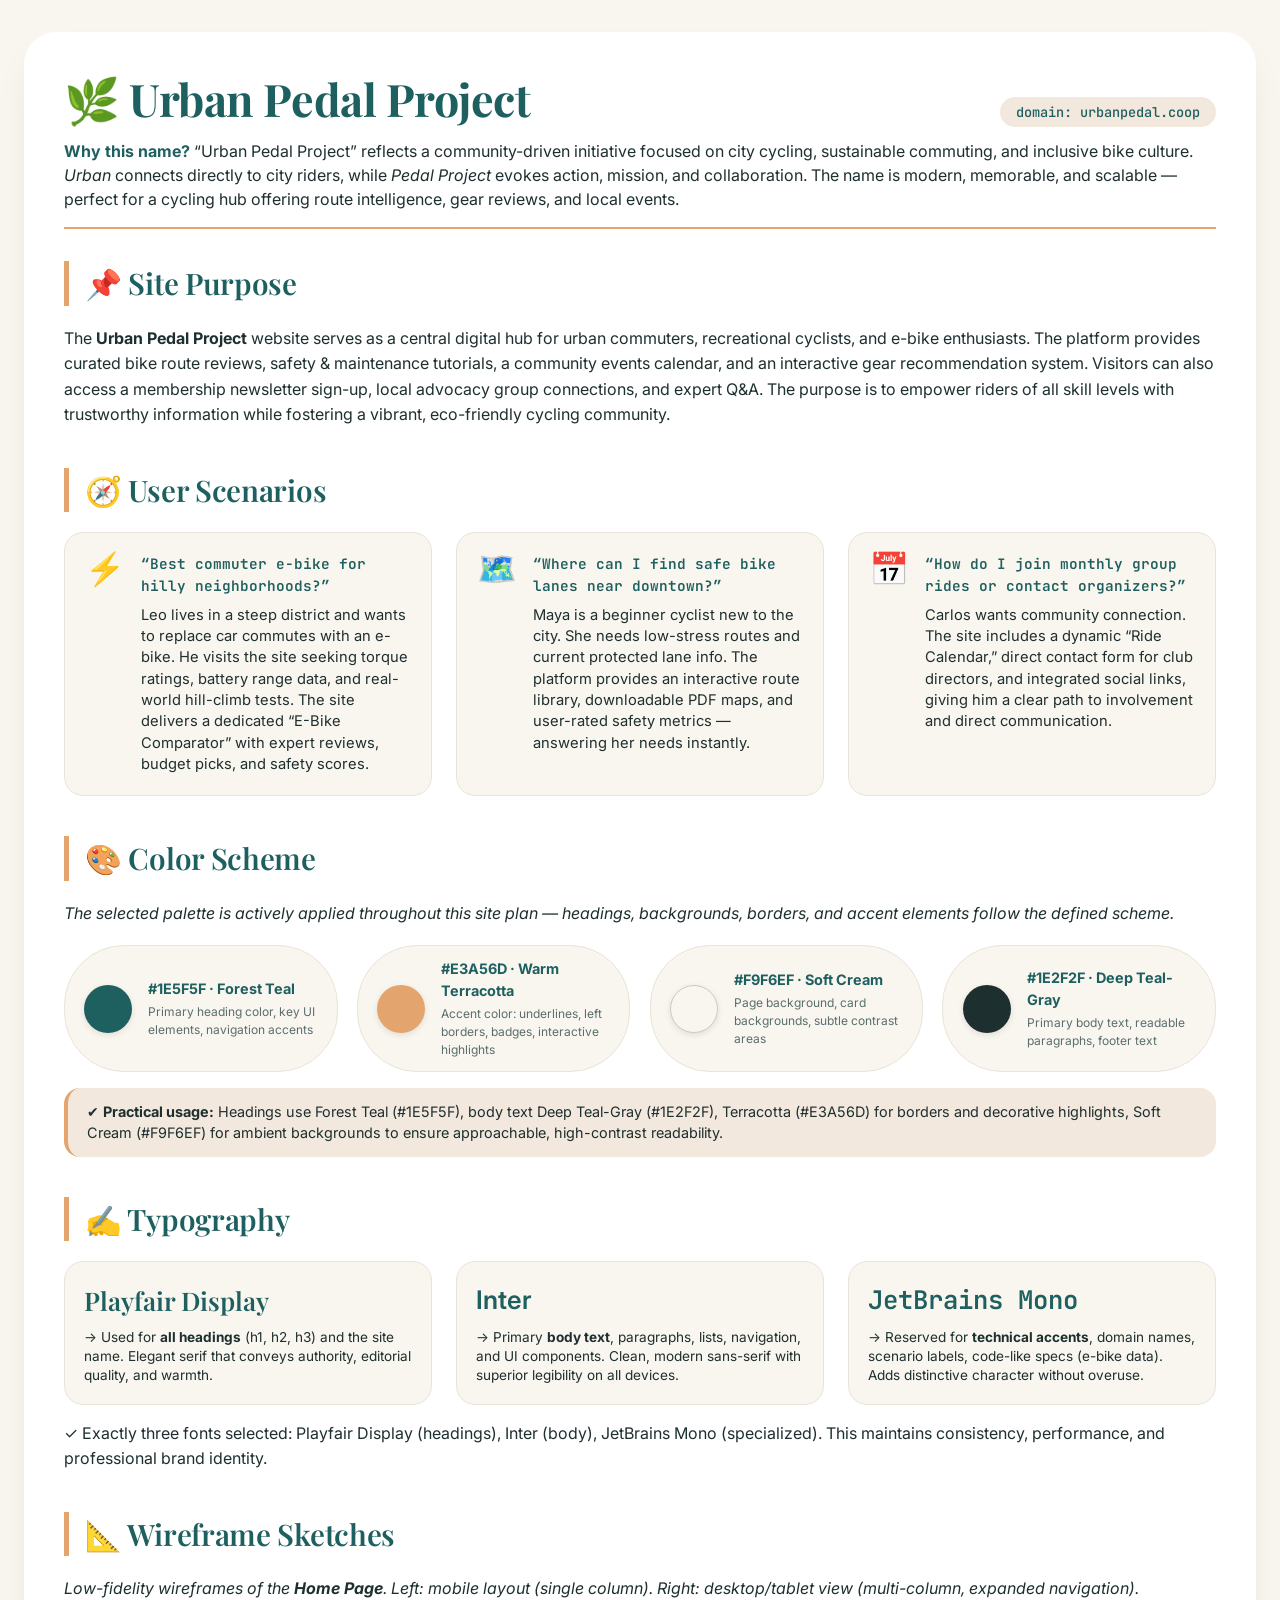
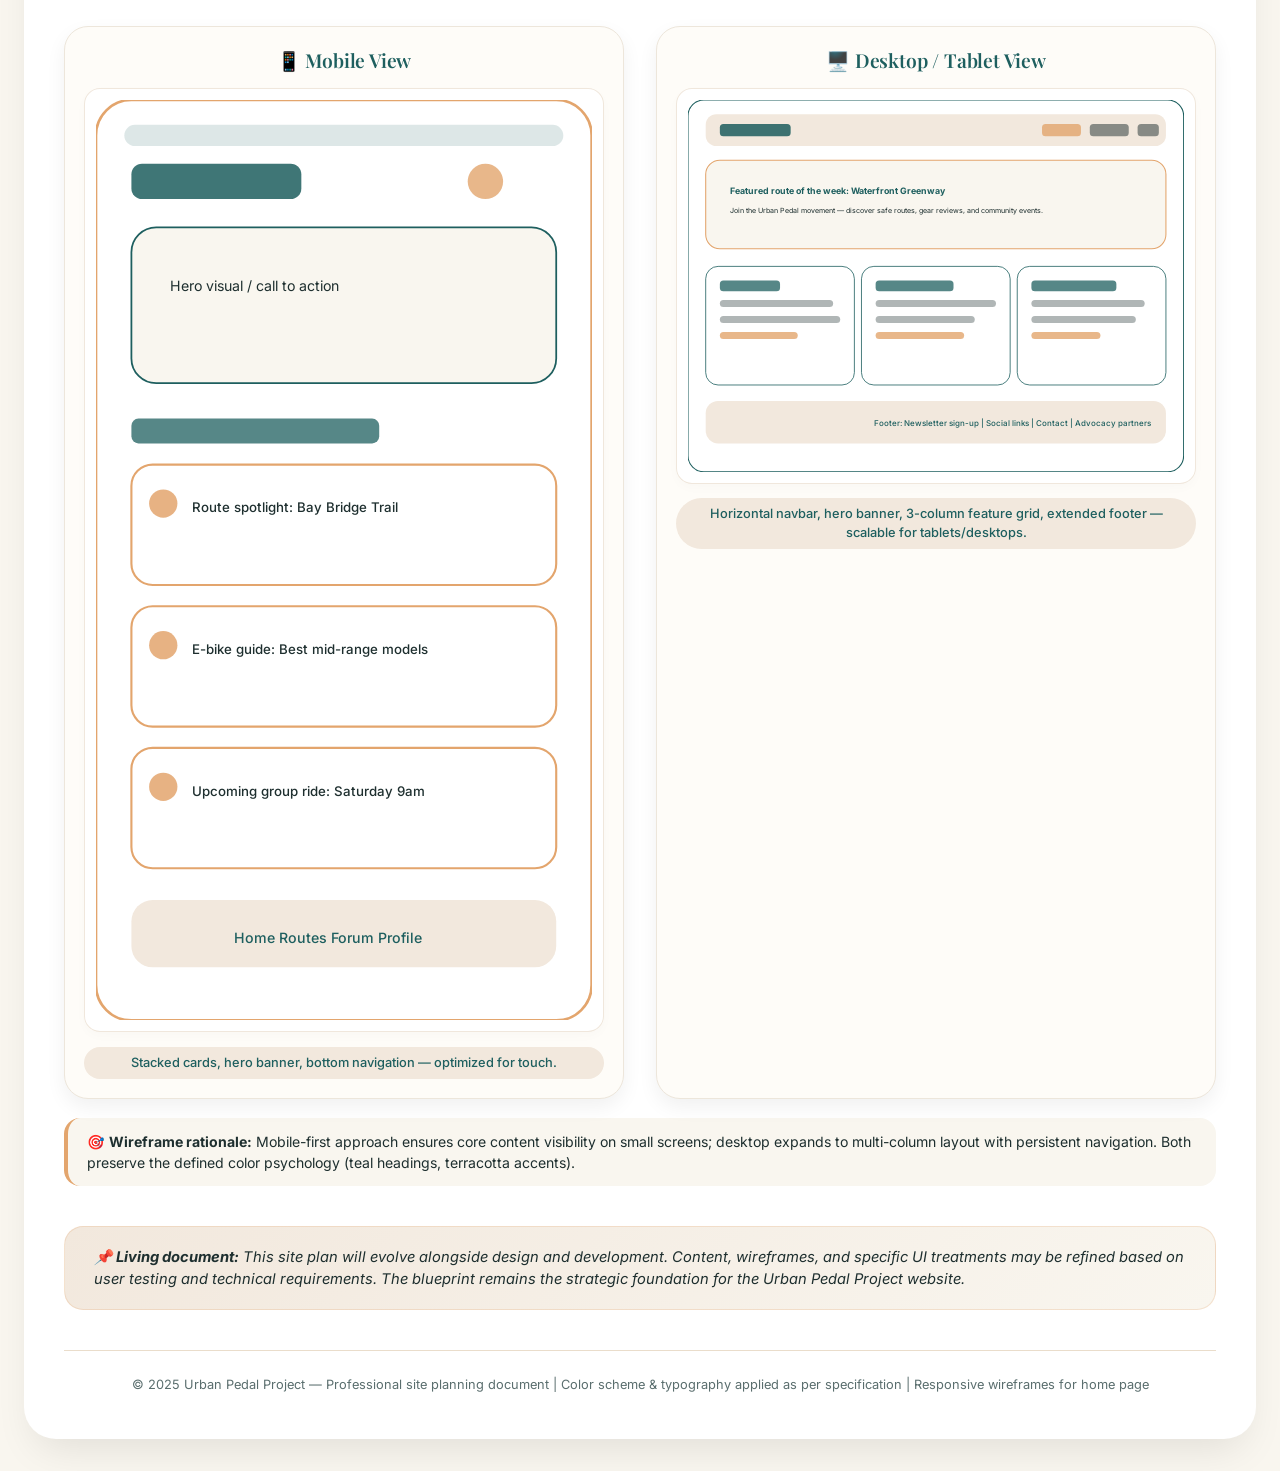
<file: eBiking/index.html>
<!DOCTYPE html>
<html lang="en">
<head>
    <meta charset="UTF-8">
    <meta name="viewport" content="width=device-width, initial-scale=1.0, viewport-fit=cover">
    <title>Site Plan | Urban Pedal Project | Professional Web Blueprint</title>
    <link href="https://fonts.googleapis.com/css2?family=Inter:opsz,wght@14..32,300;14..32,400;14..32,500;14..32,600;14..32,700&family=Playfair+Display:ital,wght@0,400;0,500;0,600;0,700;1,400&family=JetBrains+Mono:wght@400;500&display=swap" rel="stylesheet">
    
    <link rel="stylesheet" href="scripts/site-plan.css">
</head>
<body>
    <div class="plan-container">
        <!-- ========== SITE HEADER / SITE NAME SECTION ========== -->
        <div class="site-header">
            <div class="site-name-group">
                <h1 class="site-name">🌿 Urban Pedal Project</h1>
                <div class="domain-badge">domain: urbanpedal.coop</div>
            </div>
            <p class="name-rationale">
                <strong>Why this name?</strong> “Urban Pedal Project” reflects a community-driven initiative focused on city cycling, sustainable commuting, and inclusive bike culture. 
                <em>Urban</em> connects directly to city riders, while <em>Pedal Project</em> evokes action, mission, and collaboration. The name is modern, memorable, 
                and scalable — perfect for a cycling hub offering route intelligence, gear reviews, and local events.
            </p>
        </div>

        <!-- ========== SITE PURPOSE ========== -->
        <section class="plan-section">
            <h2 class="section-title">📌 Site Purpose</h2>
            <p class="section-text">
                The <strong>Urban Pedal Project</strong> website serves as a central digital hub for urban commuters, recreational cyclists, and e-bike enthusiasts. 
                The platform provides curated bike route reviews, safety & maintenance tutorials, a community events calendar, and an interactive gear recommendation system. 
                Visitors can also access a membership newsletter sign-up, local advocacy group connections, and expert Q&A. The purpose is to empower riders of all skill levels 
                with trustworthy information while fostering a vibrant, eco-friendly cycling community.
            </p>
        </section>

        <!-- ========== USER SCENARIOS (minimum 2) ========== -->
        <section class="plan-section">
            <h2 class="section-title">🧭 User Scenarios</h2>
            <div class="scenarios-grid">
                <div class="scenario-card">
                    <div class="scenario-icon">⚡</div>
                    <div class="scenario-content">
                        <strong class="scenario-question">“Best commuter e-bike for hilly neighborhoods?”</strong>
                        <p>Leo lives in a steep district and wants to replace car commutes with an e-bike. He visits the site seeking torque ratings, battery range data, and real-world hill-climb tests. The site delivers a dedicated “E-Bike Comparator” with expert reviews, budget picks, and safety scores.</p>
                    </div>
                </div>
                <div class="scenario-card">
                    <div class="scenario-icon">🗺️</div>
                    <div class="scenario-content">
                        <strong class="scenario-question">“Where can I find safe bike lanes near downtown?”</strong>
                        <p>Maya is a beginner cyclist new to the city. She needs low-stress routes and current protected lane info. The platform provides an interactive route library, downloadable PDF maps, and user-rated safety metrics — answering her needs instantly.</p>
                    </div>
                </div>
                <div class="scenario-card">
                    <div class="scenario-icon">📅</div>
                    <div class="scenario-content">
                        <strong class="scenario-question">“How do I join monthly group rides or contact organizers?”</strong>
                        <p>Carlos wants community connection. The site includes a dynamic “Ride Calendar,” direct contact form for club directors, and integrated social links, giving him a clear path to involvement and direct communication.</p>
                    </div>
                </div>
            </div>
        </section>

        <!-- ========== COLOR SCHEME (applied exclusively to this document) ========== -->
        <section class="plan-section">
            <h2 class="section-title">🎨 Color Scheme</h2>
            <p class="section-text"><em>The selected palette is actively applied throughout this site plan — headings, backgrounds, borders, and accent elements follow the defined scheme.</em></p>
            <div class="color-palette">
                <div class="color-card">
                    <div class="color-swatch swatch-primary"></div>
                    <div class="color-info">
                        <strong>#1E5F5F · Forest Teal</strong>
                        <span>Primary heading color, key UI elements, navigation accents</span>
                    </div>
                </div>
                <div class="color-card">
                    <div class="color-swatch swatch-accent"></div>
                    <div class="color-info">
                        <strong>#E3A56D · Warm Terracotta</strong>
                        <span>Accent color: underlines, left borders, badges, interactive highlights</span>
                    </div>
                </div>
                <div class="color-card">
                    <div class="color-swatch swatch-background"></div>
                    <div class="color-info">
                        <strong>#F9F6EF · Soft Cream</strong>
                        <span>Page background, card backgrounds, subtle contrast areas</span>
                    </div>
                </div>
                <div class="color-card">
                    <div class="color-swatch swatch-text"></div>
                    <div class="color-info">
                        <strong>#1E2F2F · Deep Teal-Gray</strong>
                        <span>Primary body text, readable paragraphs, footer text</span>
                    </div>
                </div>
            </div>
            <div class="usage-note">
                ✔ <strong>Practical usage:</strong> Headings use Forest Teal (#1E5F5F), body text Deep Teal-Gray (#1E2F2F), Terracotta (#E3A56D) for borders and decorative highlights, Soft Cream (#F9F6EF) for ambient backgrounds to ensure approachable, high-contrast readability.
            </div>
        </section>

        <!-- ========== TYPOGRAPHY PLAN ========== -->
        <section class="plan-section">
            <h2 class="section-title">✍️ Typography</h2>
            <div class="typography-showcase">
                <div class="type-card">
                    <div class="type-sample playfair-demo">Playfair Display</div>
                    <p class="type-usage">→ Used for <strong>all headings</strong> (h1, h2, h3) and the site name. Elegant serif that conveys authority, editorial quality, and warmth.</p>
                </div>
                <div class="type-card">
                    <div class="type-sample inter-demo">Inter</div>
                    <p class="type-usage">→ Primary <strong>body text</strong>, paragraphs, lists, navigation, and UI components. Clean, modern sans-serif with superior legibility on all devices.</p>
                </div>
                <div class="type-card">
                    <div class="type-sample jetbrains-demo">JetBrains Mono</div>
                    <p class="type-usage">→ Reserved for <strong>technical accents</strong>, domain names, scenario labels, code-like specs (e-bike data). Adds distinctive character without overuse.</p>
                </div>
            </div>
            <p class="section-text" style="margin-top: 0.75rem;">✓ Exactly three fonts selected: Playfair Display (headings), Inter (body), JetBrains Mono (specialized). This maintains consistency, performance, and professional brand identity.</p>
        </section>

        <!-- ========== WIREFRAME SECTION: Mobile + Desktop/Tablet ========== -->
        <section class="plan-section">
            <h2 class="section-title">📐 Wireframe Sketches</h2>
            <p class="section-text"><em>Low-fidelity wireframes of the <strong>Home Page</strong>. Left: mobile layout (single column). Right: desktop/tablet view (multi-column, expanded navigation).</em></p>
            <div class="wireframe-grid">
                <!-- Mobile Wireframe -->
                <div class="wireframe-card">
                    <h3 class="wireframe-device">📱 Mobile View</h3>
                    <div class="wireframe-svg-container">
                        <svg viewBox="0 0 280 520" xmlns="http://www.w3.org/2000/svg" class="wireframe-svg" aria-label="Mobile wireframe sketch">
                            <rect width="280" height="520" rx="20" fill="#FFFFFF" stroke="#E3A56D" stroke-width="1.5"/>
                            <rect x="16" y="14" width="248" height="12" rx="6" fill="#1E5F5F" opacity="0.15"/>
                            <rect x="20" y="36" width="96" height="20" rx="6" fill="#1E5F5F" opacity="0.85"/>
                            <circle cx="220" cy="46" r="10" fill="#E3A56D" opacity="0.8"/>
                            <rect x="20" y="72" width="240" height="88" rx="14" fill="#F9F6EF" stroke="#1E5F5F" stroke-width="1"/>
                            <text x="42" y="108" font-family="Inter, sans-serif" font-size="8" fill="#1E2F2F">Hero visual / call to action</text>
                            <rect x="20" y="180" width="140" height="14" rx="4" fill="#1E5F5F" opacity="0.75"/>
                            <rect x="20" y="206" width="240" height="68" rx="12" fill="#FFFFFF" stroke="#E3A56D" stroke-width="1.2"/>
                            <circle cx="38" cy="228" r="8" fill="#E3A56D" opacity="0.85"/>
                            <text x="54" y="233" font-family="Inter" font-size="7.5" fill="#1E2F2F" font-weight="500">Route spotlight: Bay Bridge Trail</text>
                            <rect x="20" y="286" width="240" height="68" rx="12" fill="#FFFFFF" stroke="#E3A56D" stroke-width="1.2"/>
                            <circle cx="38" cy="308" r="8" fill="#E3A56D" opacity="0.85"/>
                            <text x="54" y="313" font-family="Inter" font-size="7.5" fill="#1E2F2F" font-weight="500">E-bike guide: Best mid-range models</text>
                            <rect x="20" y="366" width="240" height="68" rx="12" fill="#FFFFFF" stroke="#E3A56D" stroke-width="1.2"/>
                            <circle cx="38" cy="388" r="8" fill="#E3A56D" opacity="0.85"/>
                            <text x="54" y="393" font-family="Inter" font-size="7.5" fill="#1E2F2F" font-weight="500">Upcoming group ride: Saturday 9am</text>
                            <rect x="20" y="452" width="240" height="38" rx="12" fill="#F2E8DD"/>
                            <text x="78" y="476" font-family="Inter" font-size="8" fill="#1E5F5F" font-weight="500">Home  Routes  Forum  Profile</text>
                        </svg>
                    </div>
                    <div class="wireframe-caption">Stacked cards, hero banner, bottom navigation — optimized for touch.</div>
                </div>

                <!-- Desktop / Tablet Wireframe -->
                <div class="wireframe-card">
                    <h3 class="wireframe-device">🖥️ Desktop / Tablet View</h3>
                    <div class="wireframe-svg-container">
                        <svg viewBox="0 0 560 420" xmlns="http://www.w3.org/2000/svg" class="wireframe-svg" aria-label="Desktop wireframe sketch">
                            <rect width="560" height="420" rx="18" fill="#FFFFFF" stroke="#1E5F5F" stroke-width="1.2"/>
                            <rect x="20" y="16" width="520" height="36" rx="12" fill="#F2E8DD"/>
                            <rect x="36" y="27" width="80" height="14" rx="4" fill="#1E5F5F" opacity="0.85"/>
                            <rect x="400" y="27" width="44" height="14" rx="4" fill="#E3A56D" opacity="0.8"/>
                            <rect x="454" y="27" width="44" height="14" rx="4" fill="#1E2F2F" opacity="0.5"/>
                            <rect x="508" y="27" width="24" height="14" rx="4" fill="#1E2F2F" opacity="0.5"/>
                            <rect x="20" y="68" width="520" height="100" rx="16" fill="#F9F6EF" stroke="#E3A56D" stroke-width="1.2"/>
                            <text x="48" y="106" font-family="Inter, sans-serif" font-size="10" fill="#1E5F5F" font-weight="700">Featured route of the week: Waterfront Greenway</text>
                            <text x="48" y="128" font-family="Inter, sans-serif" font-size="8" fill="#1E2F2F">Join the Urban Pedal movement — discover safe routes, gear reviews, and community events.</text>
                            <rect x="20" y="188" width="168" height="134" rx="14" fill="#FFFFFF" stroke="#1E5F5F" stroke-width="0.9"/>
                            <rect x="36" y="204" width="68" height="12" rx="4" fill="#1E5F5F" opacity="0.75"/>
                            <rect x="36" y="226" width="128" height="8" rx="4" fill="#1E2F2F" opacity="0.35"/>
                            <rect x="36" y="244" width="136" height="8" rx="4" fill="#1E2F2F" opacity="0.35"/>
                            <rect x="36" y="262" width="88" height="8" rx="4" fill="#E3A56D" opacity="0.8"/>
                            <rect x="196" y="188" width="168" height="134" rx="14" fill="#FFFFFF" stroke="#1E5F5F" stroke-width="0.9"/>
                            <rect x="212" y="204" width="88" height="12" rx="4" fill="#1E5F5F" opacity="0.75"/>
                            <rect x="212" y="226" width="136" height="8" rx="4" fill="#1E2F2F" opacity="0.35"/>
                            <rect x="212" y="244" width="112" height="8" rx="4" fill="#1E2F2F" opacity="0.35"/>
                            <rect x="212" y="262" width="100" height="8" rx="4" fill="#E3A56D" opacity="0.8"/>
                            <rect x="372" y="188" width="168" height="134" rx="14" fill="#FFFFFF" stroke="#1E5F5F" stroke-width="0.9"/>
                            <rect x="388" y="204" width="96" height="12" rx="4" fill="#1E5F5F" opacity="0.75"/>
                            <rect x="388" y="226" width="128" height="8" rx="4" fill="#1E2F2F" opacity="0.35"/>
                            <rect x="388" y="244" width="118" height="8" rx="4" fill="#1E2F2F" opacity="0.35"/>
                            <rect x="388" y="262" width="78" height="8" rx="4" fill="#E3A56D" opacity="0.8"/>
                            <rect x="20" y="340" width="520" height="48" rx="14" fill="#F2E8DD"/>
                            <text x="210" y="368" font-family="Inter, sans-serif" font-size="9" fill="#1E5F5F" font-weight="500">Footer: Newsletter sign-up | Social links | Contact | Advocacy partners</text>
                        </svg>
                    </div>
                    <div class="wireframe-caption">Horizontal navbar, hero banner, 3-column feature grid, extended footer — scalable for tablets/desktops.</div>
                </div>
            </div>
            <div class="wireframe-note">
                🎯 <strong>Wireframe rationale:</strong> Mobile-first approach ensures core content visibility on small screens; desktop expands to multi-column layout with persistent navigation. Both preserve the defined color psychology (teal headings, terracotta accents).
            </div>
        </section>

        <!-- ========== LIVING DOCUMENT FOOTNOTE ========== -->
        <div class="living-doc-note">
            <p>📌 <strong>Living document:</strong> This site plan will evolve alongside design and development. Content, wireframes, and specific UI treatments may be refined based on user testing and technical requirements. The blueprint remains the strategic foundation for the Urban Pedal Project website.</p>
        </div>

        <footer class="plan-footer">
            <p>© 2025 Urban Pedal Project — Professional site planning document | Color scheme & typography applied as per specification | Responsive wireframes for home page</p>
        </footer>
    </div>
</body>
</html>
</file>
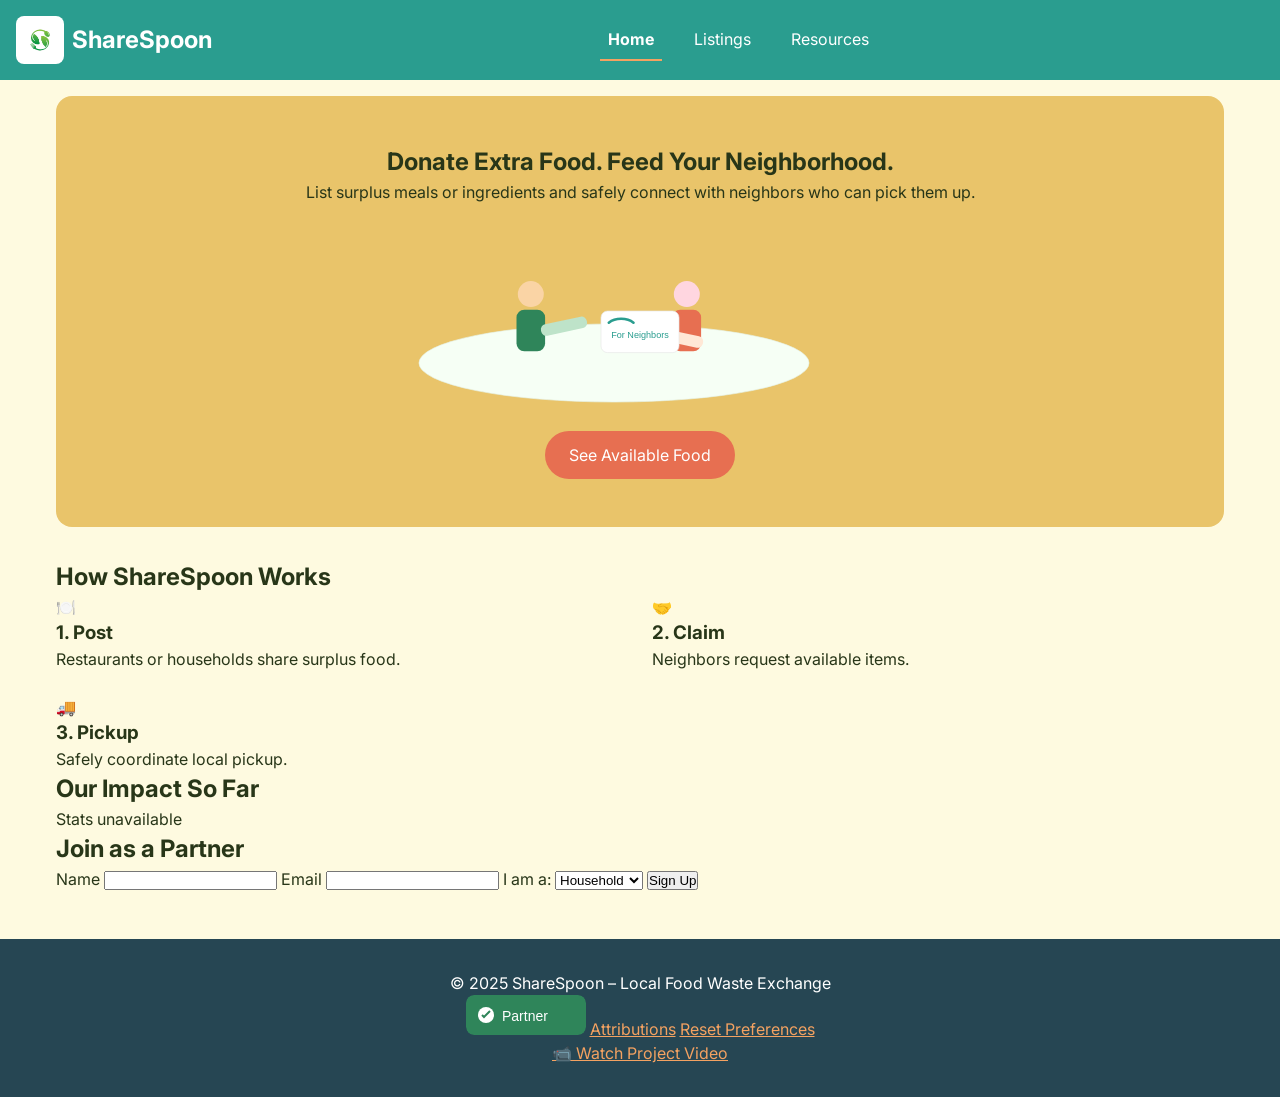
<file: final/index.html>
<!DOCTYPE html>
<html lang="en">
<head>
    <meta charset="UTF-8">
    <meta name="viewport" content="width=device-width, initial-scale=1.0">
    <meta name="description" content="ShareSpoon connects households and restaurants with surplus food to people who need it. Reduce waste, fight hunger locally.">
    <meta name="author" content="Meshack Amadi">
    <meta property="og:title" content="ShareSpoon - Local Food Waste Exchange">
    <meta property="og:description" content="Share surplus food, not waste. Join the movement to fight hunger and reduce food waste.">
    <meta property="og:type" content="website">
    <meta property="og:image" content="https://yourdomain.com/images/sharingspoon_logo_bg.png">
    <meta property="og:url" content="https://yourdomain.com/">
    <title>ShareSpoon | Home – Stop Waste, Start Sharing</title>
    <!-- Favicons and font preload -->
    <link rel="icon" href="images/favicon.ico">
    <link rel="shortcut icon" href="images/favicon.ico">
    <link rel="preconnect" href="https://fonts.googleapis.com">
    <link rel="preconnect" href="https://fonts.gstatic.com" crossorigin>
    <link href="https://fonts.googleapis.com/css2?family=Inter:wght@400;600;700&display=swap" rel="stylesheet">
    <link rel="stylesheet" href="styles/final.css">
    <script type="module" src="scripts/main.js" defer></script>
</head>
<body>
    <header>
        <div class="logo">
            <a href="index.html" class="home-link" aria-label="Home">
                <img src="images/sharingspoon_logo.jpg" alt="ShareSpoon spoon logo" width="48" height="48">
                <span>ShareSpoon</span>
            </a>
        </div>
        <button class="hamburger" id="hamburger" aria-label="Menu">☰</button>
        <nav id="nav-menu">
            <ul>
                <li><a href="index.html" class="active" aria-current="page">Home</a></li>
                <li><a href="listings.html" aria-current="false">Listings</a></li>
                <li><a href="resources.html" aria-current="false">Resources</a></li>
            </ul>
        </nav>
    </header>

    <main>
        <section class="hero">
            <h1>Donate Extra Food. Feed Your Neighborhood.</h1>
            <p>List surplus meals or ingredients and safely connect with neighbors who can pick them up.</p>
            <img src="images/hero.svg" alt="Illustration of a neighbor donating food to another" class="hero-illustration" loading="lazy">
            <a href="listings.html" class="cta-button">See Available Food</a>
        </section>

        <section class="how-it-works">
            <h2>How ShareSpoon Works</h2>
            <div class="steps">
                <div class="step">
                    <div class="step-icon">🍽️</div>
                    <h3>1. Post</h3>
                    <p>Restaurants or households share surplus food.</p>
                </div>
                <div class="step">
                    <div class="step-icon">🤝</div>
                    <h3>2. Claim</h3>
                    <p>Neighbors request available items.</p>
                </div>
                <div class="step">
                    <div class="step-icon">🚚</div>
                    <h3>3. Pickup</h3>
                    <p>Safely coordinate local pickup.</p>
                </div>
            </div>
        </section>

        <section class="impact">
            <h2>Our Impact So Far</h2>
            <div class="stats" id="impact-stats">
                <!-- Dynamic stats loaded via JS -->
                <p>Loading impact data...</p>
            </div>
        </section>

        <!-- HTML Form (leads to submit.html) -->
        <section class="contact-form">
            <h2>Join as a Partner</h2>
            <form action="submit.html" method="GET" id="partner-form">
                <label for="name">Name</label>
                <input type="text" id="name" name="name" required>

                <label for="email">Email</label>
                <input type="email" id="email" name="email" required>

                <label for="type">I am a:</label>
                <select id="type" name="type" required>
                    <option value="household">Household</option>
                    <option value="restaurant">Restaurant</option>
                    <option value="ngo">NGO</option>
                </select>

                <button type="submit">Sign Up</button>
            </form>
        </section>
    </main>

    <footer>
        <p>© 2025 ShareSpoon – Local Food Waste Exchange</p>
        <img src="images/partner-badge.svg" alt="Partner badge" width="120" height="40" loading="lazy">
        <a href="attributions.html">Attributions</a>
        <a href="#" id="reset-prefs">Reset Preferences</a>
        <p><a href="https://www.loom.com/share/aeaa9b31c61f476dacb0f6295f87471d" target="_blank">📹 Watch Project Video</a></p>
    </footer>
</body>
</html>
</file>
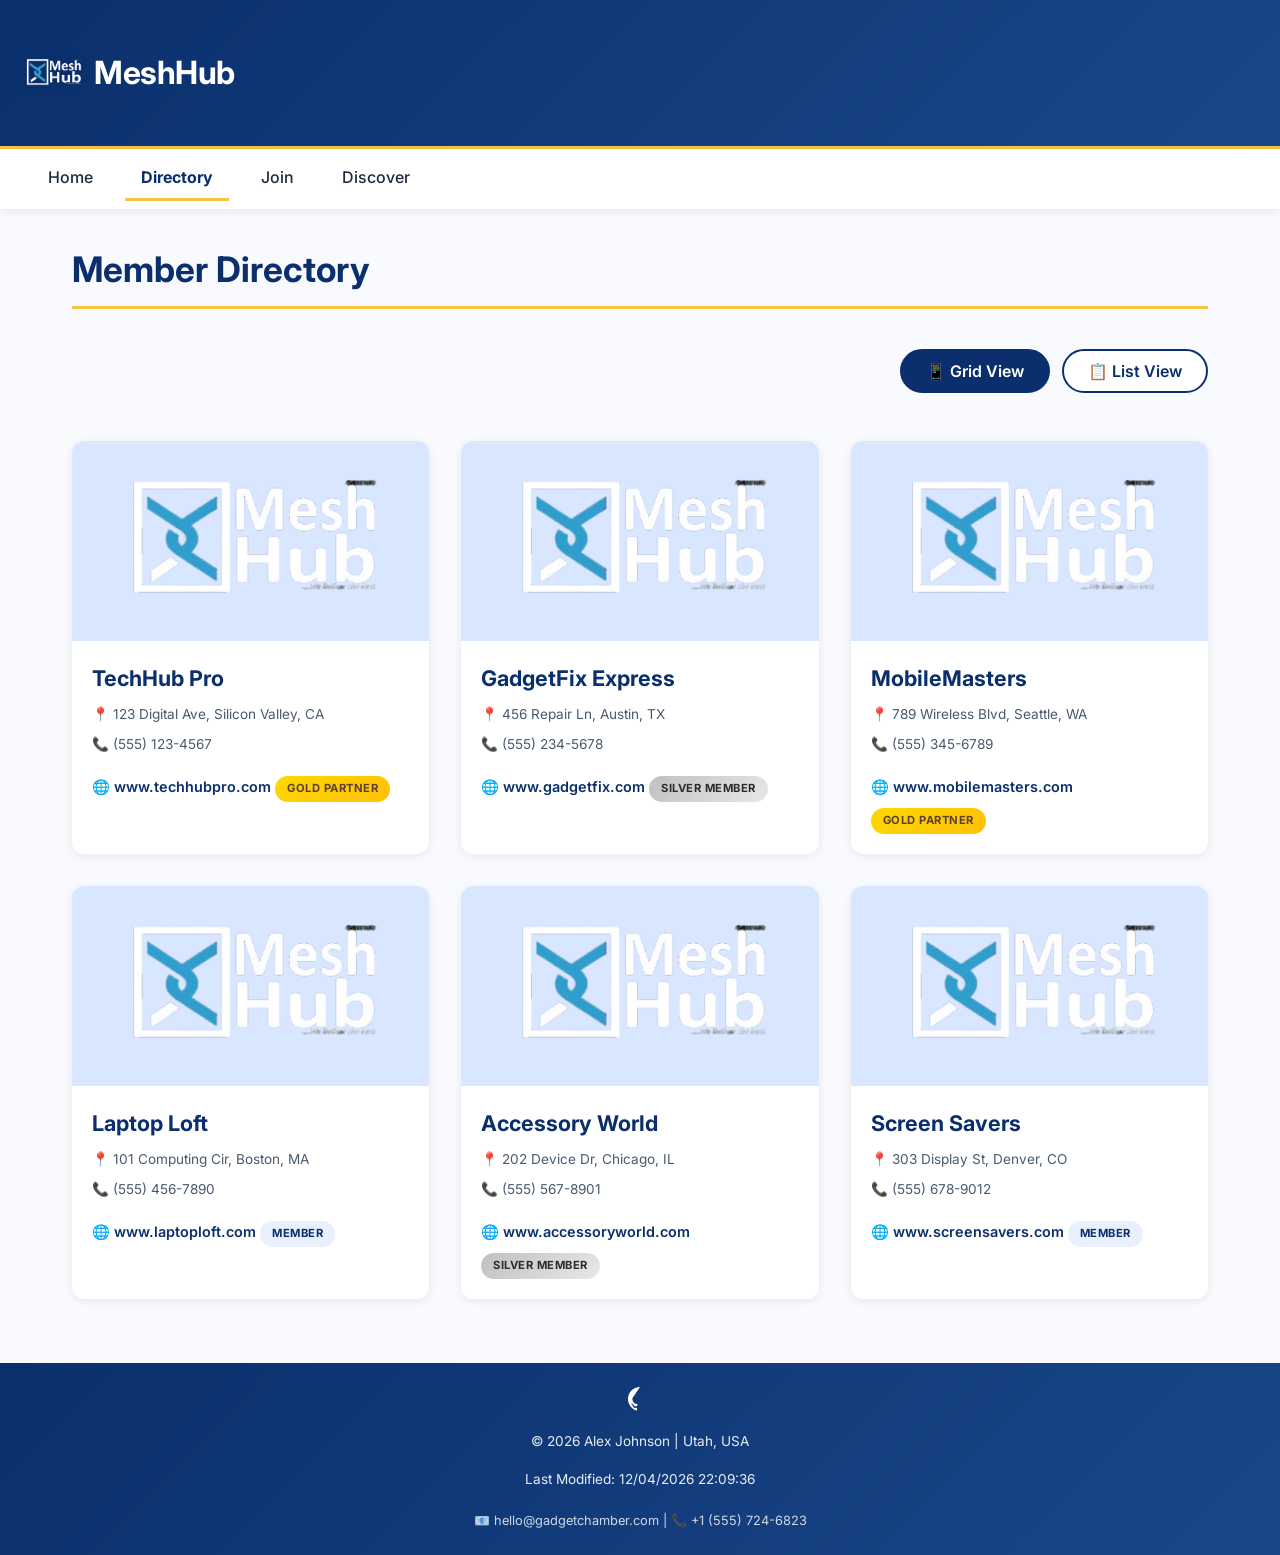
<file: chamber/directory.html>
<!DOCTYPE html>
<html lang="en-US">
<head>
  <meta charset="UTF-8">
  <meta name="viewport" content="width=device-width, initial-scale=1.0">
  <meta name="description" content="MeshHub Directory - Leading businesses in phone, laptop, gadgets & accessories. Connect with top tech merchants and service providers.">
  <meta name="author" content="Meshack Amadi | WDD 231">
  <title>MeshHub | Directory - Device Business Alliance</title>
  
  <!-- Facebook Open Graph Meta -->
  <meta property="og:title" content="MeshHub - Device Business Directory">
  <meta property="og:description" content="Discover premier phone, laptop, gadget, and accessories businesses. Join the leading tech chamber of commerce.">
  <meta property="og:image" content="https://meshackamadi.github.io/wdd231/chamber/images/mesh-hub-logo.png">
  <meta property="og:url" content="https://meshackamadi.github.io/wdd231/chamber/directory.html">
  <meta property="og:type" content="website">
  
  <!-- Favicon -->
  <link rel="icon" type="image/svg+xml" href="images/favicon.svg">
  <link rel="alternate icon" href="images/favicon.ico">
  
  <!-- Google Fonts -->
  <link rel="preconnect" href="https://fonts.googleapis.com">
  <link rel="preconnect" href="https://fonts.gstatic.com" crossorigin>
  <link href="https://fonts.googleapis.com/css2?family=Inter:opsz,wght@14..32,300;14..32,400;14..32,600;14..32,700&display=swap" rel="stylesheet">
  
  <!-- CSS: Normalize first, then small, then large -->
  <link rel="stylesheet" href="styles/normalize.css">
  <link rel="stylesheet" href="styles/small.css">
  <link rel="stylesheet" href="styles/large.css">
  
  <!-- JavaScript modules with defer -->
  <script src="scripts/navigation.js" defer></script>
  <script src="scripts/directory.js" defer></script>
  <script src="scripts/footer.js" defer></script>
</head>
<body>
  
<div class="site-branding">
    <img src="images/mesh-hub-logo.png" alt="MeshHub Logo" class="site-logo" width="90" height="50">
    <span class="site-name">MeshHub</span>
</div>

  <header>
    <button class="hamburger" id="hamburgerBtn" aria-label="Menu" aria-expanded="false">&#9776;</button>
    <nav id="primaryNav">
      <ul>
        <li><a href="index.html">Home</a></li>
        <li><a href="directory.html">Directory</a></li>
        <li><a href="join.html">Join</a></li>
        <li><a href="discover.html">Discover</a></li>
      </ul>
    </nav>
  </header>

  <main>
    <h1>Member Directory</h1>
    
    <!-- View Toggle Controls -->
    <div class="view-controls">
      <button id="gridViewBtn" class="view-btn active-view" aria-label="Grid view">📱 Grid View</button>
      <button id="listViewBtn" class="view-btn" aria-label="List view">📋 List View</button>
    </div>

    <!-- Member Cards Container - uses courses-grid styling from existing CSS -->
    <div id="membersContainer" class="courses-grid">
      <div class="course-card full-width">Loading innovative businesses...</div>
    </div>
  </main>

  <footer>
    <div class="footer-social">
      <a href="https://github.com/meshackamadi" target="_blank" aria-label="GitHub">
        <svg width="24" height="24" viewBox="0 0 24 24" fill="currentColor"><path d="M12 0C5.37 0 0 5.37 0 12c0 5.3 3.438 9.8 8.205 11.387.6.113.82-.26.82-.58 0-.287-.01-1.05-.015-2.06-3.338.726-4.042-1.61-4.042-1.61-.546-1.387-1.333-1.756-1.333-1.756-1.09-.745.082-.73.082-.73 1.205.085 1.838 1.237 1.838 1.237 1.07 1.834 2.807 1.304 3.492.997.108-.775.418-1.305.762-1.605-2.665-.3-5.466-1.332-5.466-5.93 0-1.31.468-2。
      <a href="#" target="_blank" aria-label="X (Twitter)">
        <svg width="24" height="24" viewBox="0 0 24 24" fill="currentColor"><path d="M18.244 2.25h3.308l-7.227 8.26 8.502 11.24H16.17l-5.214-6.817L4.99 21.75H1.68l7.73-8.835L1.254 2.25H8.08l4.713 6.231zm-1.161 17.52h1.833L7.084 4.126H5.117z"/></svg>
      </a>
    </div>
    <div class="footer-copyright">
      <p>&copy; <span id="currentYear"></span> Alex Johnson | Utah, USA</p>
    </div>
    <div class="footer-modified">
      <p id="lastModified"></p>
    </div>
    <p class="contact">📧 hello@gadgetchamber.com | 📞 +1 (555) 724-6823</p>
  </footer>

  <!-- JSON Data will be fetched and displayed by directory.js -->
  <!-- Sample members.json content should be placed in chamber/data/members.json -->
</body>
</html>
</file>
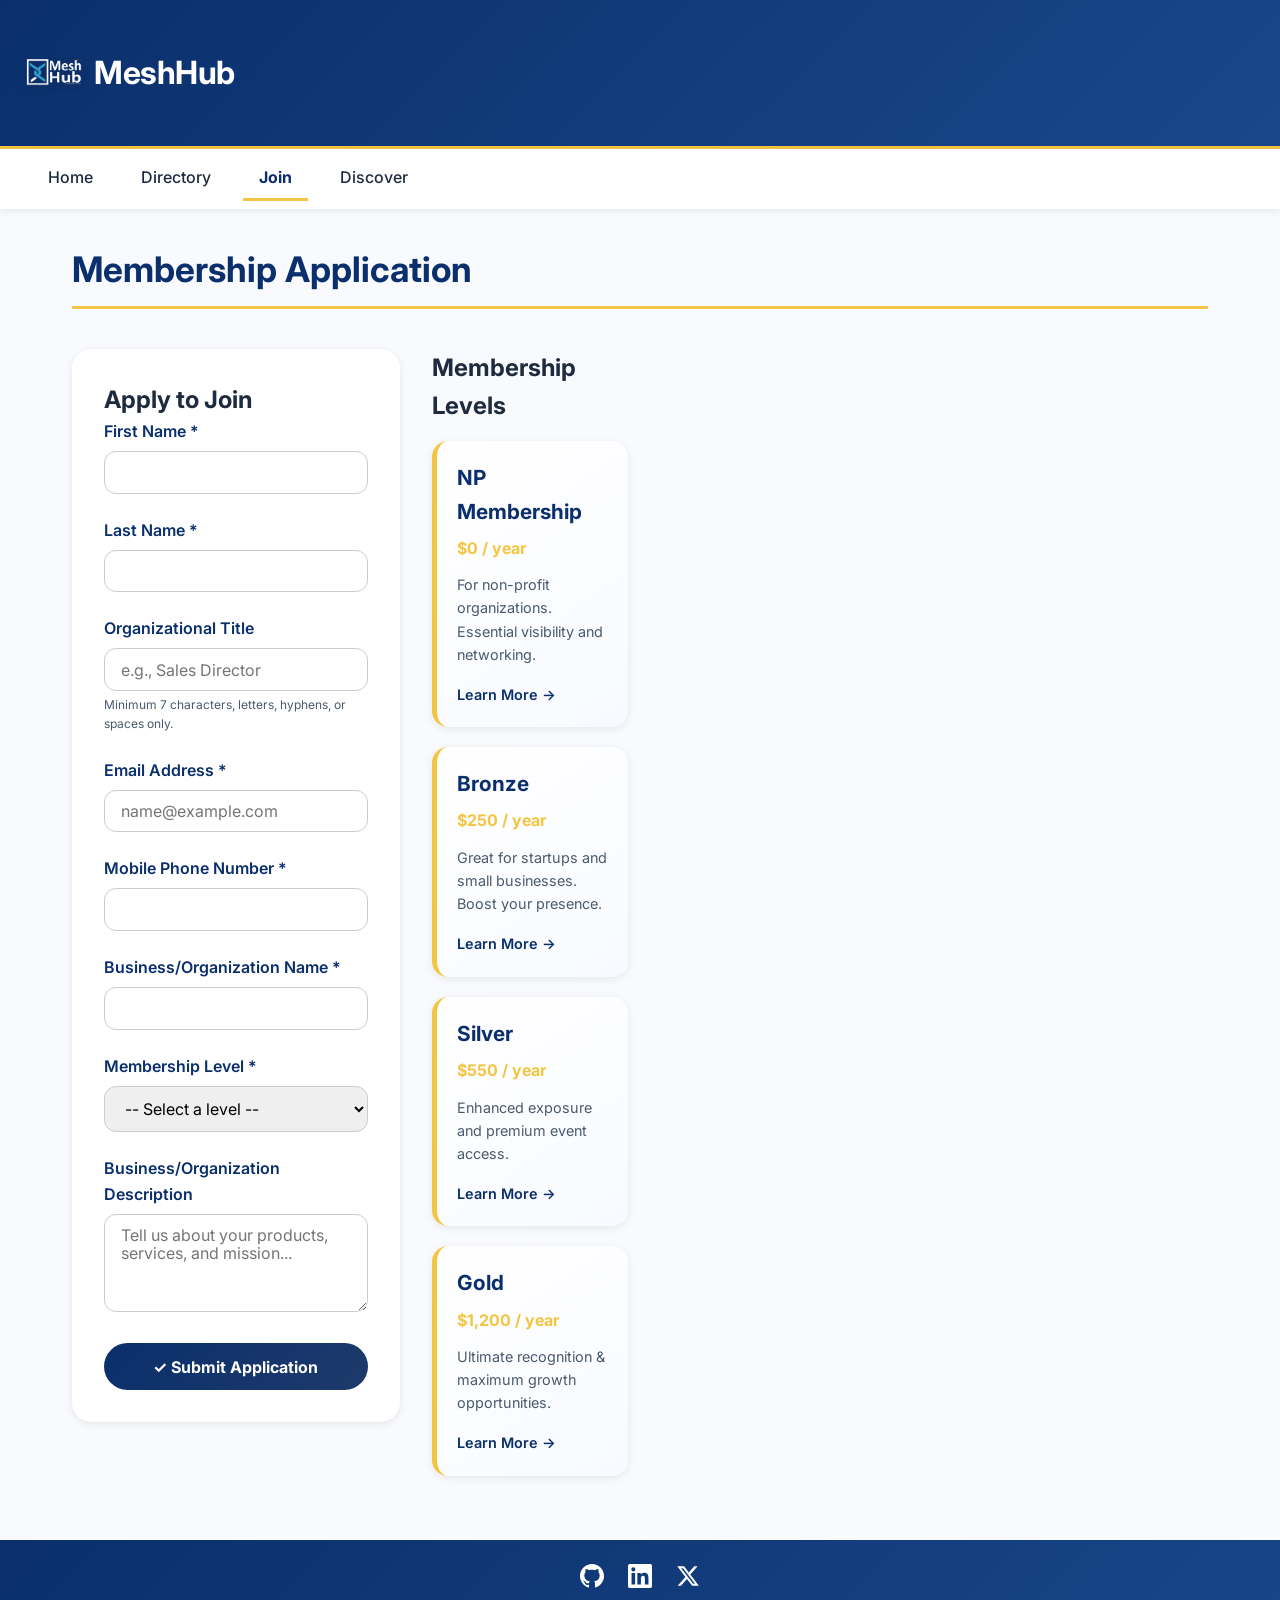
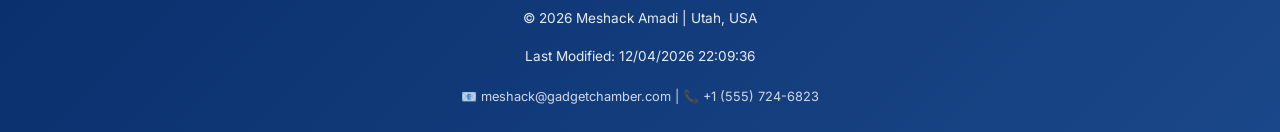
<file: chamber/join.html>
<!DOCTYPE html>
<html lang="en">
<head>
  <meta charset="UTF-8">
  <meta name="viewport" content="width=device-width, initial-scale=1.0">
  <meta name="description" content="GadgetChamber - Join the premier chamber of commerce for phone, laptop, gadget, and accessories businesses. Apply for membership today.">
  <meta name="author" content="Meshack Amadi | WDD 231">
  <title>MeshHub | Join - Device Business Alliance</title>
  
  <!-- Facebook Open Graph Meta -->
  <meta property="og:title" content="GadgetChamber - Join the Alliance">
  <meta property="og:description" content="Apply for chamber membership. Choose the perfect membership level for your device business.">
  <meta property="og:image" content="https://meshackamadi.github.io/wdd231/chamber/images/og-join.jpg">
  <meta property="og:url" content="https://meshackamadi.github.io/wdd231/chamber/join.html">
  <meta property="og:type" content="website">
  
  <!-- Favicon -->
  <link rel="icon" type="image/svg+xml" href="images/favicon.svg">
  <link rel="alternate icon" href="images/favicon.ico">
  
  <!-- Google Fonts preconnect links -->
  <link rel="preconnect" href="https://fonts.googleapis.com">
  <link rel="preconnect" href="https://fonts.gstatic.com" crossorigin>
  <link href="https://fonts.googleapis.com/css2?family=Inter:opsz,wght@14..32,300;400;500;600;700&display=swap" rel="stylesheet">
  
  <!-- CSS -->
  <link rel="stylesheet" href="styles/normalize.css">
  <link rel="stylesheet" href="styles/small.css">
  <link rel="stylesheet" href="styles/large.css">
  <link rel="stylesheet" href="styles/join.css">
  
  <!-- JavaScript -->
  <script src="scripts/navigation.js" defer></script>
  <script src="scripts/footer.js" defer></script>
  <script src="scripts/join.js" defer></script>
</head>
<body>
    <div class="site-branding">
        <img src="images/mesh-hub-logo.png" alt="MeshHub Logo" class="site-logo" width="90" height="50">
        <span class="site-name">MeshHub</span>
    </div>

  <header>
    <button class="hamburger" id="hamburgerBtn" aria-label="Menu" aria-expanded="false">&#9776;</button>
    <nav id="primaryNav">
      <ul>
        <li><a href="index.html">Home</a></li>
        <li><a href="directory.html">Directory</a></li>
        <li><a href="join.html">Join</a></li>
        <li><a href="discover.html">Discover</a></li>
      </ul>
    </nav>
  </header>

  <main>
    <h1>Membership Application</h1>
    <div class="join-layout">
      <!-- Form Section -->
      <div class="form-container">
        <div class="membership-form">
          <h2>Apply to Join</h2>
          <form action="thankyou.html" method="get" id="joinForm">
            <!-- First Name -->
            <div class="form-group">
              <label for="firstName">First Name *</label>
              <input type="text" id="firstName" name="firstName" title="Enter your legal first name" required autocomplete="given-name">
            </div>
            
            <!-- Last Name -->
            <div class="form-group">
              <label for="lastName">Last Name *</label>
              <input type="text" id="lastName" name="lastName" title="Enter your last name / surname" required autocomplete="family-name">
            </div>
            
            <!-- Organizational Title -->
            <div class="form-group">
              <label for="orgTitle">Organizational Title</label>
              <input type="text" id="orgTitle" name="orgTitle" title="Your position within the business (min 7 characters, letters, hyphens, spaces)" autocomplete="organization-title" pattern="[A-Za-z\\s\\-]{7,}" placeholder="e.g., Sales Director">
              <small class="form-hint">Minimum 7 characters, letters, hyphens, or spaces only.</small>
            </div>
            
            <!-- Email -->
            <div class="form-group">
              <label for="email">Email Address *</label>
              <input type="email" id="email" name="email" title="Active business email address" required autocomplete="email" placeholder="name@example.com">
            </div>
            
            <!-- Mobile Phone -->
            <div class="form-group">
              <label for="phone">Mobile Phone Number *</label>
              <input type="tel" id="phone" name="phone" title="Your primary mobile number" required autocomplete="tel">
            </div>
            
            <!-- Business/Organization Name -->
            <div class="form-group">
              <label for="businessName">Business/Organization Name *</label>
              <input type="text" id="businessName" name="businessName" title="Legal business name" required autocomplete="organization">
            </div>
            
            <!-- Membership Level Selection -->
            <div class="form-group">
              <label for="membershipLevel">Membership Level *</label>
              <select id="membershipLevel" name="membershipLevel" title="Select your preferred membership tier" required>
                <option value="">-- Select a level --</option>
                <option value="np">NP Membership (Non-Profit, no fee)</option>
                <option value="bronze">Bronze Membership</option>
                <option value="silver">Silver Membership</option>
                <option value="gold">Gold Membership</option>
              </select>
            </div>
            
            <!-- Business Description -->
            <div class="form-group">
              <label for="description">Business/Organization Description</label>
              <textarea id="description" name="description" rows="4" title="Brief description of your organization's activities" placeholder="Tell us about your products, services, and mission..."></textarea>
            </div>
            
            <!-- Hidden Timestamp -->
            <input type="hidden" id="timestamp" name="timestamp">
            
            <!-- Submit Button -->
            <button type="submit" class="submit-btn">✓ Submit Application</button>
          </form>
        </div>
      </div>
      
      <!-- Membership Cards Section -->
      <div class="membership-cards">
        <h2>Membership Levels</h2>
        <div class="membership-grid">
          <div class="membership-card" data-level="np">
            <h3>NP Membership</h3>
            <div class="membership-price">$0 / year</div>
            <p>For non-profit organizations. Essential visibility and networking.</p>
            <button class="info-link" data-modal="np">Learn More →</button>
          </div>
          <div class="membership-card" data-level="bronze">
            <h3>Bronze</h3>
            <div class="membership-price">$250 / year</div>
            <p>Great for startups and small businesses. Boost your presence.</p>
            <button class="info-link" data-modal="bronze">Learn More →</button>
          </div>
          <div class="membership-card" data-level="silver">
            <h3>Silver</h3>
            <div class="membership-price">$550 / year</div>
            <p>Enhanced exposure and premium event access.</p>
            <button class="info-link" data-modal="silver">Learn More →</button>
          </div>
          <div class="membership-card" data-level="gold">
            <h3>Gold</h3>
            <div class="membership-price">$1,200 / year</div>
            <p>Ultimate recognition & maximum growth opportunities.</p>
            <button class="info-link" data-modal="gold">Learn More →</button>
          </div>
        </div>
      </div>
    </div>
  </main>
  
  <!-- Modal Structure -->
  <div id="benefitModal" class="modal">
    <div class="modal-content">
      <span class="close-modal">&times;</span>
      <h3 id="modalTitle">Membership Benefits</h3>
      <ul id="modalBenefits">
        <li>Loading benefits...</li>
      </ul>
    </div>
  </div>

  <footer>
    <div class="footer-social">
      <a href="https://github.com/meshackamadi" target="_blank" aria-label="GitHub">
        <svg width="24" height="24" viewBox="0 0 24 24" fill="currentColor"><path d="M12 0C5.37 0 0 5.37 0 12c0 5.3 3.438 9.8 8.205 11.387.6.113.82-.26.82-.58 0-.287-.01-1.05-.015-2.06-3.338.726-4.042-1.61-4.042-1.61-.546-1.387-1.333-1.756-1.333-1.756-1.09-.745.082-.73.082-.73 1.205.085 1.838 1.237 1.838 1.237 1.07 1.834 2.807 1.304 3.492.997.108-.775.418-1.305.762-1.605-2.665-.3-5.466-1.332-5.466-5.93 0-1.31.468-2.38 1.235-3.22-.123-.3-.535-1.52.117-3.16 0 0 1.008-.322 3.3 1.23.96-.267 1.98-.4 3-.405 1.02.005 2.04.138 3 .405 2.29-1.552 3.297-1.23 3.297-1.23.653 1.64.24 2.86.118 3.16.768.84 1.233 1.91 1.233 3.22 0 4.61-2.804 5.62-5.476 5.92.43.37.824 1.102.824 2.22 0 1.602-.015 2.894-.015 3.287 0 .322.216.698.83.578C20.565 21.795 24 17.295 24 12c0-6.63-5.37-12-12-12z"/></svg>
      </a>
      <a href="https://www.linkedin.com/in/meshackamadi/" target="_blank" aria-label="LinkedIn">
        <svg width="24" height="24" viewBox="0 0 24 24" fill="currentColor"><path d="M20.447 20.452h-3.554v-5.569c0-1.328-.027-3.037-1.852-3.037-1.853 0-2.136 1.445-2.136 2.939v5.667H9.351V9h3.414v1.561h.046c.477-.9 1.637-1.85 3.37-1.85 3.601 0 4.267 2.37 4.267 5.455v6.286zM5.337 7.433c-1.144 0-2.063-.926-2.063-2.065 0-1.138.92-2.063 2.063-2.063 1.14 0 2.064.925 2.064 2.063 0 1.139-.925 2.065-2.064 2.065zm1.782 13.019H3.555V9h3.564v11.452zM22.225 0H1.771C.792 0 0 .774 0 1.729v20.542C0 23.227.792 24 1.771 24h20.451c.979 0 1.771-.773 1.771-1.729V1.729C24 .774 23.22 0 22.225 0z"/></svg>
      </a>
      <a href="https://x.com/meshackamadi" target="_blank" aria-label="X (Twitter)">
        <svg width="24" height="24" viewBox="0 0 24 24" fill="currentColor"><path d="M18.244 2.25h3.308l-7.227 8.26 8.502 11.24H16.17l-5.214-6.817L4.99 21.75H1.68l7.73-8.835L1.254 2.25H8.08l4.713 6.231zm-1.161 17.52h1.833L7.084 4.126H5.117z"/></svg>
      </a>
    </div>
    <div class="footer-copyright">
      <p>&copy; <span id="currentYear"></span> Meshack Amadi | Utah, USA</p>
    </div>
    <div class="footer-modified">
      <p id="lastModified"></p>
    </div>
    <p class="contact">📧 meshack@gadgetchamber.com | 📞 +1 (555) 724-6823</p>
  </footer>
</body>
</html>
</file>
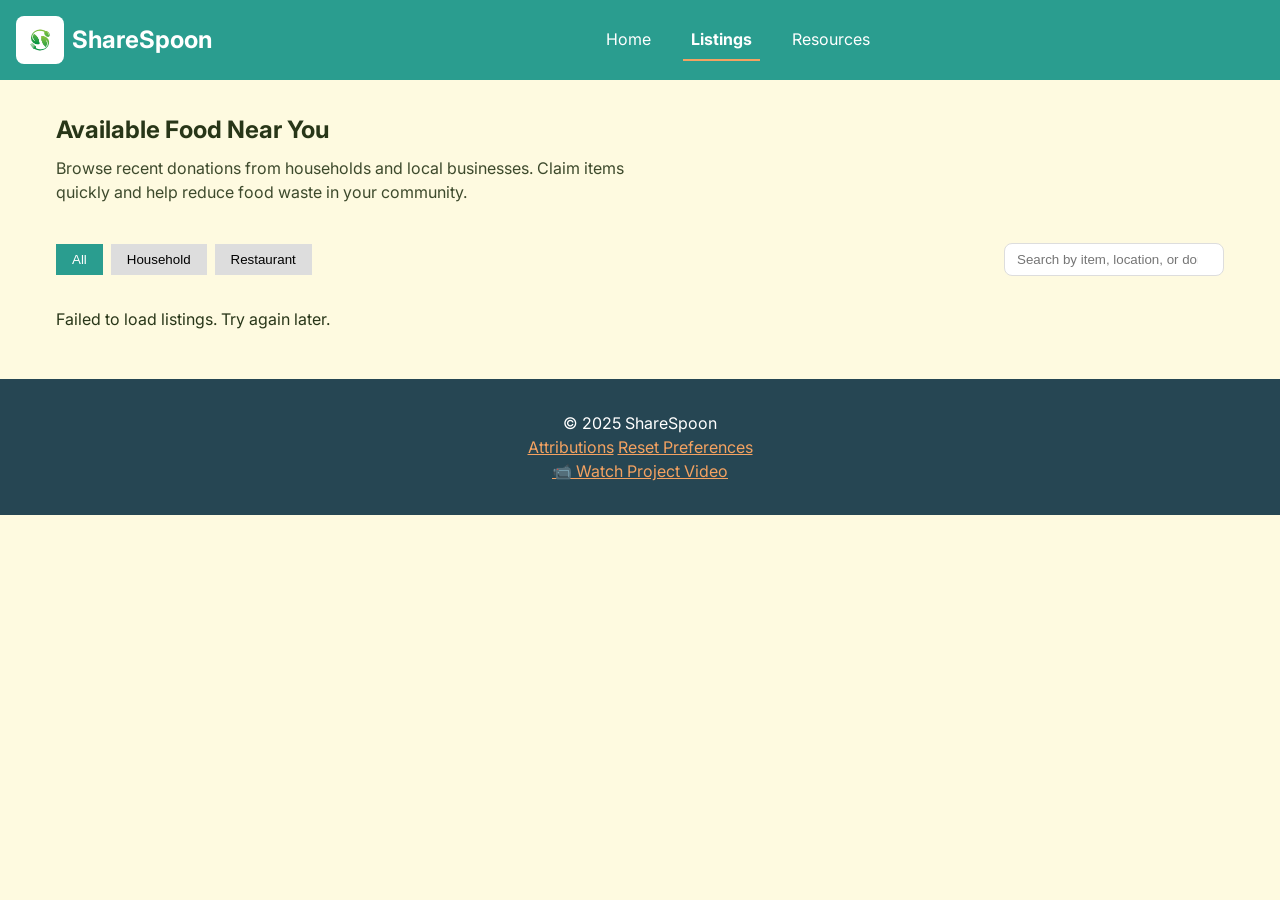
<file: final/listings.html>
<!DOCTYPE html>
<html lang="en">
<head>
    <meta charset="UTF-8">
    <meta name="viewport" content="width=device-width, initial-scale=1.0">
    <meta name="description" content="Browse available surplus food near you. Claim fresh items from local households and restaurants.">
    <meta name="author" content="Meshack Amadi">
    <meta property="og:title" content="ShareSpoon - Food Listings">
    <meta property="og:description" content="Browse recent donated food items available for pickup in your community.">
    <meta property="og:image" content="https://yourdomain.com/images/sharingspoon_logo_bg.png">
    <meta property="og:url" content="https://yourdomain.com/final/listings.html">
    <title>ShareSpoon | Food Listings – Claim Surplus Food</title>
    <!-- Favicons and Google Fonts -->
    <link rel="icon" href="images/favicon.ico">
    <link rel="shortcut icon" href="images/favicon.ico">
    <link rel="preconnect" href="https://fonts.googleapis.com">
    <link rel="preconnect" href="https://fonts.gstatic.com" crossorigin>
    <link href="https://fonts.googleapis.com/css2?family=Inter:wght@400;600;700&display=swap" rel="stylesheet">
    <link rel="stylesheet" href="styles/final.css">
    <script type="module" src="scripts/listings.js" defer></script>
</head>
<body>
    <header>
        <div class="logo">
            <a href="index.html" class="home-link" aria-label="Home">
                <img src="images/sharingspoon_logo.jpg" alt="ShareSpoon spoon logo" width="48" height="48">
                <span>ShareSpoon</span>
            </a>
        </div>
        <button class="hamburger" id="hamburger" aria-label="Menu">☰</button>
        <nav id="nav-menu">
            <ul>
                    <li><a href="index.html" aria-current="false">Home</a></li>
                    <li><a href="listings.html" class="active" aria-current="page">Listings</a></li>
                    <li><a href="resources.html" aria-current="false">Resources</a></li>
            </ul>
        </nav>
    </header>

    <main>
        <section class="page-hero">
            <h1>Available Food Near You</h1>
            <p class="lead">Browse recent donations from households and local businesses. Claim items quickly and help reduce food waste in your community.</p>
        </section>

        <section class="controls">
            <div class="filter-bar" role="tablist" aria-label="Filter listings">
                <button id="filter-all" class="filter-btn active" aria-pressed="true">All</button>
                <button id="filter-household" class="filter-btn" aria-pressed="false">Household</button>
                <button id="filter-restaurant" class="filter-btn" aria-pressed="false">Restaurant</button>
            </div>
            <div class="search-field">
                <label for="search-listings" class="visually-hidden">Search listings</label>
                <input id="search-listings" type="search" placeholder="Search by item, location, or donor" aria-label="Search listings">
            </div>
        </section>

        <section aria-live="polite" id="listings-container" class="listings-grid">
            <p>Loading fresh food listings...</p>
        </section>
    </main>

    <!-- Modal Dialog -->
    <dialog id="food-modal">
        <div class="modal-content">
            <h2 id="modal-title"></h2>
            <p id="modal-desc"></p>
            <p><strong>Expires:</strong> <span id="modal-expiry"></span></p>
            <p><strong>Pickup:</strong> <span id="modal-location"></span></p>
            <button id="close-modal">Close</button>
        </div>
    </dialog>

    <footer>
        <p>© 2025 ShareSpoon</p>
        <a href="attributions.html">Attributions</a>
        <a href="#" id="reset-prefs">Reset Preferences</a>
        <p><a href="https://www.loom.com/share/aeaa9b31c61f476dacb0f6295f87471d" target="_blank">📹 Watch Project Video</a></p>
    </footer>
</body>
</html>
</file>
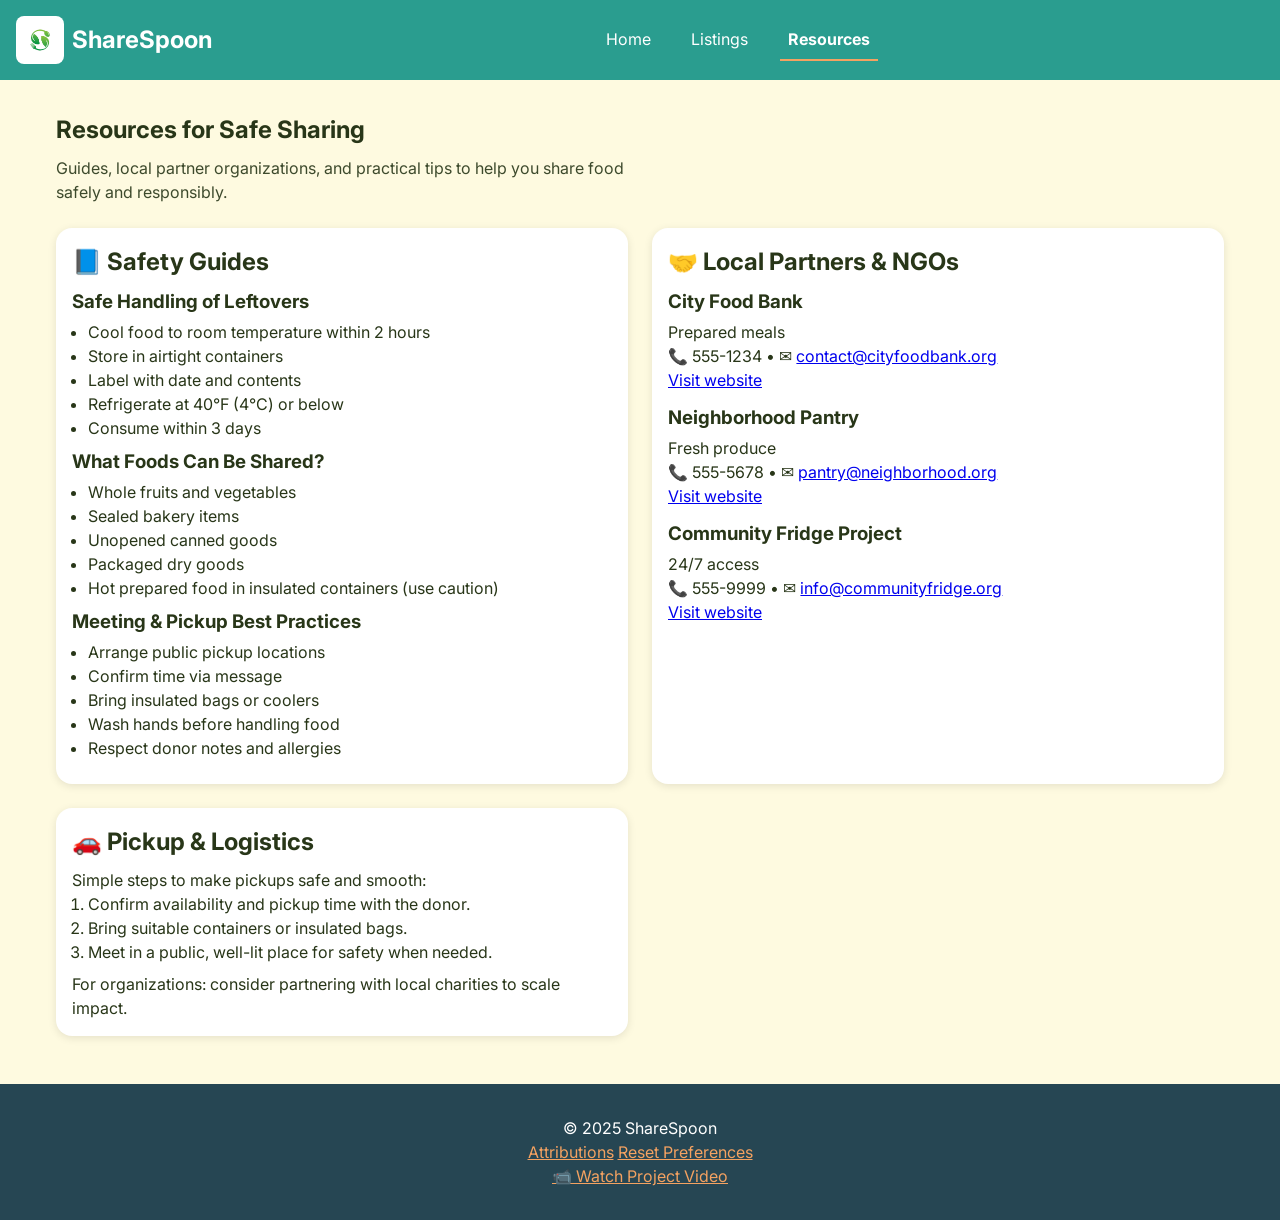
<file: final/resources.html>
<!DOCTYPE html>
<html lang="en">
<head>
    <meta charset="UTF-8">
    <meta name="viewport" content="width=device-width, initial-scale=1.0">
    <meta name="description" content="Safe food sharing guides, local NGOs, and pickup coordination resources.">
    <meta name="author" content="Meshack Amadi">
    <title>ShareSpoon | Resources – Safe Food Sharing</title>
    <!-- Favicon and stylesheet (copied from final/index.html to keep logo/favicons consistent) -->
    <link rel="icon" href="images/favicon.ico">
    <link rel="shortcut icon" href="images/favicon.ico">
    <link rel="preconnect" href="https://fonts.googleapis.com">
    <link rel="preconnect" href="https://fonts.gstatic.com" crossorigin>
    <link href="https://fonts.googleapis.com/css2?family=Inter:wght@400;600;700&display=swap" rel="stylesheet">
    <link rel="stylesheet" href="styles/final.css">
    <script type="module" src="scripts/resources.js" defer></script>
        <meta property="og:title" content="ShareSpoon - Resources – Safe Food Sharing">
        <meta property="og:description" content="Guides, partner organizations, and tips for safely sharing surplus food in your neighborhood.">
        <meta property="og:image" content="https://yourdomain.com/images/sharingspoon_logo_bg.png">
        <meta property="og:url" content="https://yourdomain.com/final/resources.html">
</head>
<body>
    <header>
        <div class="logo">
            <a href="index.html" class="home-link" aria-label="Home">
                <img src="images/sharingspoon_logo.jpg" alt="ShareSpoon spoon logo" width="48" height="48">
                <span>ShareSpoon</span>
            </a>
        </div>
        <button class="hamburger" id="hamburger" aria-label="Menu">☰</button>
        <nav id="nav-menu">
            <ul>
                    <li><a href="index.html" aria-current="false">Home</a></li>
                    <li><a href="listings.html" aria-current="false">Listings</a></li>
                    <li><a href="resources.html" class="active" aria-current="page">Resources</a></li>
            </ul>
        </nav>
    </header>

    <main>
        <section class="page-hero">
            <h1>Resources for Safe Sharing</h1>
            <p class="lead">Guides, local partner organizations, and practical tips to help you share food safely and responsibly.</p>
        </section>

        <section id="resources-container" class="resources-grid" aria-live="polite">
            <!-- Dynamic guides and NGOs will be injected here by resources.js -->
        </section>
    </main>

    <footer>
        <p>© 2025 ShareSpoon</p>
        <a href="attributions.html">Attributions</a>
        <a href="#" id="reset-prefs">Reset Preferences</a>
        <p><a href="https://www.loom.com/share/aeaa9b31c61f476dacb0f6295f87471d" target="_blank">📹 Watch Project Video</a></p>
    </footer>
</body>
</html>
</file>
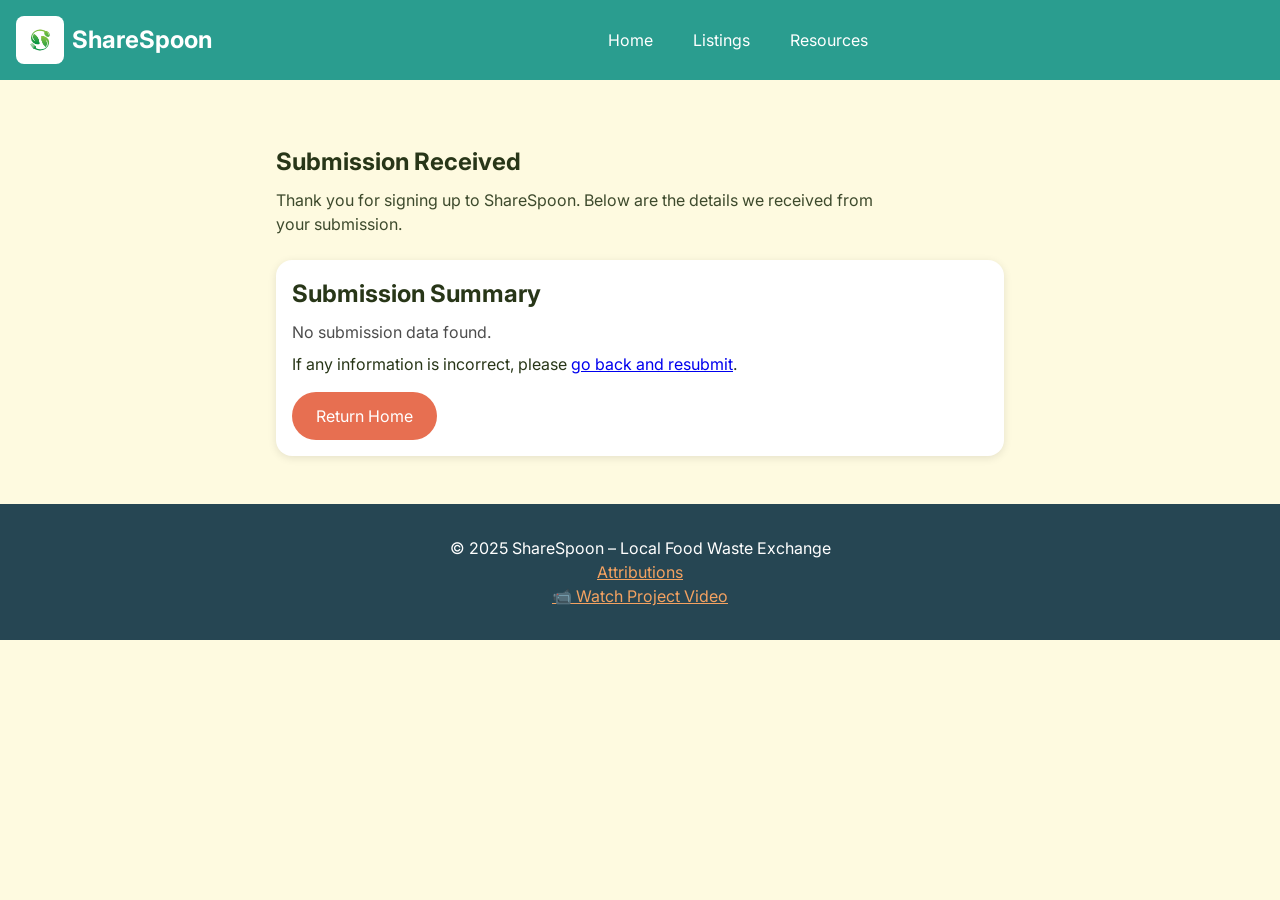
<file: final/submit.html>
<!DOCTYPE html>
<html lang="en">
<head>
    <meta charset="UTF-8">
    <meta name="viewport" content="width=device-width, initial-scale=1.0">
    <meta name="description" content="Thank you for joining ShareSpoon — confirmation of your submission and next steps.">
    <meta name="author" content="Meshack Amadi">
    <meta property="og:title" content="ShareSpoon – Submission Received">
    <meta property="og:description" content="Thank you for joining ShareSpoon. Review your submission details and next steps to participate in local food sharing.">
    <title>ShareSpoon – Submission Received</title>
    <link rel="icon" href="images/favicon.ico">
    <link rel="shortcut icon" href="images/favicon.ico">
    <link rel="preconnect" href="https://fonts.googleapis.com">
    <link rel="preconnect" href="https://fonts.gstatic.com" crossorigin>
    <link href="https://fonts.googleapis.com/css2?family=Inter:wght@400;600;700&display=swap" rel="stylesheet">
    <link rel="stylesheet" href="styles/final.css">
    <script type="module" src="scripts/submit.js" defer></script>
    <meta property="og:image" content="https://yourdomain.com/images/sharingspoon_logo_bg.png">
    <meta property="og:url" content="https://yourdomain.com/final/submit.html">
</head>
<body>
    <header>
        <div class="logo">
            <a href="index.html" class="home-link" aria-label="Home">
                <img src="images/sharingspoon_logo.jpg" alt="ShareSpoon logo" width="48" height="48">
                <span>ShareSpoon</span>
            </a>
        </div>
        <nav id="nav-menu">
            <ul>
                <li><a href="index.html">Home</a></li>
                <li><a href="listings.html">Listings</a></li>
                <li><a href="resources.html">Resources</a></li>
            </ul>
        </nav>
    </header>

    <main class="submit-main">
        <section class="page-hero">
            <h1>Submission Received</h1>
            <p class="lead">Thank you for signing up to ShareSpoon. Below are the details we received from your submission.</p>
        </section>

        <section class="card" id="submission-summary" aria-live="polite">
            <h2>Submission Summary</h2>
            <p id="no-data">No submission data found.</p>
            <dl id="summary-list">
                <dt>Name</dt><dd id="s-name"></dd>
                <dt>Email</dt><dd id="s-email"></dd>
                <dt>Type</dt><dd id="s-type"></dd>
            </dl>
            <p>If any information is incorrect, please <a href="index.html">go back and resubmit</a>.</p>
            <p><a href="index.html" class="cta-button">Return Home</a></p>
        </section>
    </main>

    <footer>
        <p>© 2025 ShareSpoon – Local Food Waste Exchange</p>
        <a href="attributions.html">Attributions</a>
        <p><a href="https://www.loom.com/share/aeaa9b31c61f476dacb0f6295f87471d" target="_blank">📹 Watch Project Video</a></p>
    </footer>
</body>
</html>
</file>
<file: eBiking/scripts/site-plan.css>
/* ============================================
   PROFESSIONAL SITE PLAN CSS
   Urban Pedal Project | Color Scheme & Typography
   External stylesheet separated from HTML
   ============================================ */

/* ---------- RESET & GLOBAL ---------- */
* {
    margin: 0;
    padding: 0;
    box-sizing: border-box;
}

body {
    background-color: #F9F6EF;   /* Soft Cream - background color from scheme */
    color: #1E2F2F;              /* Deep Teal-Gray - primary text color */
    font-family: 'Inter', sans-serif;
    line-height: 1.5;
    padding: 2rem 1.5rem;
}

/* ---------- MAIN CONTAINER ---------- */
.plan-container {
    max-width: 1300px;
    margin: 0 auto;
    background-color: #FFFFFF;
    border-radius: 2rem;
    box-shadow: 0 20px 40px -12px rgba(0, 0, 0, 0.1);
    overflow: hidden;
    padding: 2.5rem 2.5rem 2.8rem 2.5rem;
}

@media (max-width: 768px) {
    body {
        padding: 1rem;
    }
    .plan-container {
        padding: 1.5rem;
    }
}

/* ---------- TYPOGRAPHY: HEADINGS (Playfair Display) ---------- */
h1, h2, h3, h4, .site-name, .section-title, .wireframe-device {
    font-family: 'Playfair Display', serif;
    font-weight: 600;
    letter-spacing: -0.01em;
    color: #1E5F5F;              /* Forest Teal - primary heading color */
}

h1 {
    font-size: 2.8rem;
    margin-bottom: 0.5rem;
    line-height: 1.2;
}

h2 {
    font-size: 1.9rem;
    margin: 0 0 1rem 0;
}

h3 {
    font-size: 1.35rem;
    margin: 1rem 0 0.75rem 0;
}

.section-title {
    border-left: 5px solid #E3A56D;   /* Warm Terracotta accent */
    padding-left: 1rem;
    margin-bottom: 1.25rem;
    font-size: 1.85rem;
}

/* ---------- SITE HEADER & NAME ---------- */
.site-header {
    margin-bottom: 2rem;
    padding-bottom: 1rem;
    border-bottom: 2px solid #E3A56D;
}

.site-name-group {
    display: flex;
    align-items: baseline;
    flex-wrap: wrap;
    justify-content: space-between;
    margin-bottom: 0.75rem;
}

.site-name {
    font-size: 2.8rem;
    margin: 0;
    color: #1E5F5F;
    font-weight: 700;
}

.domain-badge {
    font-family: 'JetBrains Mono', monospace;
    background: #F2E8DD;
    padding: 0.3rem 1rem;
    border-radius: 40px;
    font-size: 0.85rem;
    color: #1E5F5F;
    font-weight: 500;
}

.name-rationale {
    color: #1E2F2F;
    line-height: 1.5;
    margin-top: 0.5rem;
    font-size: 1rem;
}

.name-rationale strong {
    color: #1E5F5F;
}

/* ---------- SECTIONS ---------- */
.plan-section {
    margin-bottom: 2.5rem;
}

.section-text {
    font-size: 1rem;
    line-height: 1.6;
    margin-bottom: 1rem;
    color: #1E2F2F;
}

/* ---------- SCENARIOS GRID ---------- */
.scenarios-grid {
    display: flex;
    flex-wrap: wrap;
    gap: 1.5rem;
    margin: 1rem 0 0.5rem;
}

.scenario-card {
    flex: 1;
    min-width: 240px;
    background: #F9F6EF;
    border-radius: 1.2rem;
    padding: 1.25rem;
    display: flex;
    gap: 1rem;
    transition: all 0.2s ease;
    border: 1px solid #EAE3D8;
}

.scenario-card:hover {
    transform: translateY(-3px);
    box-shadow: 0 8px 20px rgba(0, 0, 0, 0.05);
    border-color: #E3A56D;
}

.scenario-icon {
    font-size: 2rem;
    line-height: 1;
}

.scenario-content {
    flex: 1;
}

.scenario-question {
    display: block;
    font-family: 'JetBrains Mono', monospace;
    font-size: 0.9rem;
    color: #1E5F5F;
    margin-bottom: 0.5rem;
    font-weight: 600;
}

.scenario-content p {
    color: #1E2F2F;
    font-size: 0.92rem;
    line-height: 1.45;
}

/* ---------- COLOR PALETTE DISPLAY ---------- */
.color-palette {
    display: flex;
    flex-wrap: wrap;
    gap: 1.2rem;
    margin: 1.2rem 0 1rem;
}

.color-card {
    display: flex;
    align-items: center;
    gap: 1rem;
    background: #F9F6EF;
    padding: 0.75rem 1.2rem;
    border-radius: 60px;
    flex: 1;
    min-width: 200px;
    border: 1px solid #EAE3D8;
}

.color-swatch {
    width: 48px;
    height: 48px;
    border-radius: 50%;
    box-shadow: 0 2px 6px rgba(0, 0, 0, 0.1);
    flex-shrink: 0;
}

.swatch-primary {
    background-color: #1E5F5F;
}

.swatch-accent {
    background-color: #E3A56D;
}

.swatch-background {
    background-color: #F9F6EF;
    border: 1px solid #D1C9BC;
}

.swatch-text {
    background-color: #1E2F2F;
}

.color-info {
    display: flex;
    flex-direction: column;
}

.color-info strong {
    color: #1E5F5F;
    font-size: 0.9rem;
}

.color-info span {
    font-size: 0.75rem;
    color: #5a6e6e;
    margin-top: 0.2rem;
}

.usage-note {
    background: #F2E8DD;
    padding: 0.8rem 1.2rem;
    border-radius: 1rem;
    font-size: 0.9rem;
    color: #1E2F2F;
    margin-top: 0.75rem;
    border-left: 4px solid #E3A56D;
}

/* ---------- TYPOGRAPHY SHOWCASE ---------- */
.typography-showcase {
    display: flex;
    flex-wrap: wrap;
    gap: 1.5rem;
    margin: 1rem 0;
}

.type-card {
    flex: 1;
    background: #F9F6EF;
    padding: 1.2rem;
    border-radius: 1.2rem;
    border: 1px solid #EAE3D8;
}

.type-sample {
    font-size: 1.6rem;
    font-weight: 600;
    margin-bottom: 0.5rem;
}

.playfair-demo {
    font-family: 'Playfair Display', serif;
    color: #1E5F5F;
}

.inter-demo {
    font-family: 'Inter', sans-serif;
    color: #1E5F5F;
}

.jetbrains-demo {
    font-family: 'JetBrains Mono', monospace;
    color: #1E5F5F;
}

.type-usage {
    font-size: 0.85rem;
    color: #1E2F2F;
    line-height: 1.4;
}

/* ---------- WIREFRAME SECTION ---------- */
.wireframe-grid {
    display: flex;
    flex-wrap: wrap;
    gap: 2rem;
    margin: 1.5rem 0 1rem;
    justify-content: center;
}

.wireframe-card {
    flex: 1;
    min-width: 280px;
    background: #FEFCF8;
    border-radius: 1.5rem;
    box-shadow: 0 8px 20px rgba(0, 0, 0, 0.06);
    padding: 1.2rem;
    transition: all 0.2s;
    border: 1px solid #EDE6DB;
}

.wireframe-device {
    text-align: center;
    margin-top: 0;
    margin-bottom: 0.8rem;
    font-size: 1.2rem;
}

.wireframe-svg-container {
    background: #FFFFFF;
    border-radius: 1rem;
    padding: 0.75rem;
    box-shadow: inset 0 0 0 1px #F0E7DC, 0 4px 12px rgba(0, 0, 0, 0.02);
}

.wireframe-svg {
    width: 100%;
    height: auto;
    display: block;
    border-radius: 12px;
}

.wireframe-caption {
    text-align: center;
    margin-top: 0.9rem;
    font-family: 'Inter', sans-serif;
    font-weight: 500;
    font-size: 0.8rem;
    color: #1E5F5F;
    background: #F2E8DD;
    display: inline-block;
    width: 100%;
    padding: 0.4rem 0.8rem;
    border-radius: 40px;
}

.wireframe-note {
    margin-top: 1.2rem;
    background: #F9F6EF;
    padding: 0.8rem 1.2rem;
    border-radius: 1rem;
    font-size: 0.88rem;
    color: #1E2F2F;
    border-left: 4px solid #E3A56D;
}

/* ---------- LIVING DOCUMENT NOTE ---------- */
.living-doc-note {
    background: linear-gradient(135deg, #F2E8DD 0%, #F9F6EF 100%);
    border-radius: 1.2rem;
    padding: 1.2rem 1.8rem;
    margin: 2rem 0 1rem;
    border: 1px solid #E3A56D40;
}

.living-doc-note p {
    margin: 0;
    font-style: italic;
    color: #1E2F2F;
    font-size: 0.92rem;
}

/* ---------- FOOTER ---------- */
.plan-footer {
    margin-top: 2.5rem;
    text-align: center;
    font-size: 0.8rem;
    color: #5a6e6e;
    border-top: 1px solid #EADDCB;
    padding-top: 1.5rem;
}

/* ---------- UTILITIES & RESPONSIVE ---------- */
@media (max-width: 800px) {
    .site-name {
        font-size: 2rem;
    }
    .section-title {
        font-size: 1.5rem;
    }
    .color-card {
        min-width: 100%;
    }
    .wireframe-card {
        min-width: 100%;
    }
    .scenario-card {
        flex-direction: column;
        text-align: left;
    }
    .scenario-icon {
        font-size: 1.8rem;
    }
}

/* Print-friendly adjustments (optional professional touch) */
@media print {
    body {
        background: white;
        padding: 0;
    }
    .plan-container {
        box-shadow: none;
        padding: 0.5rem;
    }
    .scenario-card, .type-card, .color-card {
        break-inside: avoid;
    }
}
</file>
<file: final/styles/final.css>
* {
    margin: 0;
    padding: 0;
    box-sizing: border-box;
}
body {
    font-family: 'Inter', system-ui, -apple-system, 'Segoe UI', Roboto, sans-serif;
    line-height: 1.5;
    background: #fefae0;
    color: #283618;
}
.header-inner {}
header {
    background: #2a9d8f;
    color: white;
    display: grid;
    grid-template-columns: auto 1fr auto;
    align-items: center;
    gap: 1rem;
    padding: 1rem;
}
.logo {
    display: flex;
    align-items: center;
    gap: 0.5rem;
    font-size: 1.5rem;
    font-weight: bold;
    justify-self: start;
}
.logo .home-link { color: inherit; text-decoration: none; display: flex; align-items: center; gap: 0.5rem; }
.logo .home-link:hover { text-decoration: underline; }
.hamburger {
    background: none;
    border: none;
    font-size: 2rem;
    color: white;
    cursor: pointer;
    display: block;
    justify-self: end;
    grid-column: 3;
}
#nav-menu {
    display: none;
    width: 100%;
    grid-column: 2;
    justify-self: center;
}
#nav-menu.open {
    display: block;
    grid-column: 1 / -1;
}
nav ul {
    list-style: none;
    padding: 1rem 0;
}
nav li a {
    color: white;
    text-decoration: none;
    display: block;
    padding: 0.5rem;
}
nav li a.active {
    font-weight: bold;
    border-bottom: 2px solid #f4a261;
}
@media (min-width: 768px) {
    .hamburger { display: none; }
    #nav-menu { display: block; width: auto; }
    nav { justify-self: center; }
    nav ul { display: flex; gap: 1.5rem; padding: 0; justify-content: center; }
}
main { max-width: 1200px; margin: 0 auto; padding: 1rem; }
.hero {
    background: #e9c46a;
    padding: 3rem 1rem;
    text-align: center;
    border-radius: 1rem;
    margin-bottom: 2rem;
}
.hero-illustration { max-width: 520px; margin: 1rem auto 0; display: block; }
.cta-button {
    background: #e76f51;
    color: white;
    padding: 0.75rem 1.5rem;
    border-radius: 2rem;
    text-decoration: none;
    display: inline-block;
    margin-top: 1rem;
}
.steps, .listings-grid, .resources-grid {
    display: grid;
    grid-template-columns: 1fr;
    gap: 1.5rem;
}

.page-hero { margin: 1rem 0 1.5rem; }
.page-hero .lead { color: rgba(40,54,24,0.9); max-width: 60ch; margin-top: 0.5rem; }
.controls { display: flex; gap: 1rem; align-items: center; justify-content: space-between; margin-bottom: 1rem; flex-wrap: wrap; }
.search-field input { padding: 0.5rem 0.75rem; border-radius: 8px; border: 1px solid #ddd; min-width: 220px; }
.badge { display: inline-block; background:#E6F4EB; color:#2a9d8f; padding: 0.1rem 0.5rem; border-radius: 999px; font-size: 0.8rem; margin-left:0.5rem; }
.card-body { padding: 0.5rem 0; }
.card-actions { margin-top: 0.5rem; }
.muted { color: rgba(0,0,0,0.6); }
.visually-hidden { position:absolute !important; height:1px; width:1px; overflow:hidden; clip:rect(1px,1px,1px,1px); white-space:nowrap; }
@media (min-width: 640px) {
    .steps, .listings-grid, .resources-grid {
        grid-template-columns: repeat(2,1fr);
    }
}
@media (min-width: 1024px) {
    .listings-grid { grid-template-columns: repeat(3,1fr); }
}
.card {
    background: white;
    border-radius: 1rem;
    padding: 1rem;
    box-shadow: 0 2px 8px rgba(0,0,0,0.1);
}
.card h2 { margin-bottom: 0.5rem; }
.card h3 { margin-top: 0.5rem; margin-bottom: 0.25rem; }
.card ul, .card ol { margin-left: 1rem; margin-bottom: 0.5rem; }
.partner { margin-bottom: 0.75rem; }
img { max-width: 100%; height: auto; border-radius: 0.5rem; }
.card img { border-radius: 8px; width: 100%; height: auto; object-fit: cover; }
.filter-bar { margin: 1rem 0; display: flex; gap: 0.5rem; flex-wrap: wrap; }
.filter-btn {
    background: #ddd;
    border: none;
    padding: 0.5rem 1rem;
    cursor: pointer;
}
.filter-btn.active { background: #2a9d8f; color: white; }
dialog {
    border: none;
    border-radius: 1rem;
    padding: 2rem;
    max-width: 90vw;
}
footer {
    text-align: center;
    padding: 2rem;
    background: #264653;
    color: white;
    margin-top: 2rem;
}
footer a { color: #f4a261; }

/* Submit page styles */
.submit-main { max-width: 760px; margin: 2rem auto; padding: 1rem; }
#submission-summary { padding: 1rem; }
#submission-summary h2 { margin-bottom: 0.5rem; }
#no-data { color: rgba(0,0,0,0.7); margin-bottom: 0.5rem; }
#summary-list { display: none; }
#summary-list dt { font-weight: 700; }
#summary-list dd { margin: 0 0 0.75rem 0; }
</file>
<file: chamber/styles/small.css>
/* Mobile First (320px and up) */

:root {
  --primary-dark: #0A2F6C;
  --primary-accent: #F4C542;
  --primary-light: #D9E6FF;
  --text-dark: #1E2A3E;
  --text-muted: #4A5A6E;
  --bg-light: #F8FAFE;
  --card-white: #FFFFFF;
  --shadow-sm: 0 2px 8px rgba(0, 0, 0, 0.08);
  --shadow-md: 0 4px 16px rgba(0, 0, 0, 0.1);
  --border-radius: 12px;
  --transition: all 0.3s ease;
}

* {
  margin: 0;
  padding: 0;
  box-sizing: border-box;
}

body {
  font-family: 'Inter', sans-serif;
  background-color: var(--bg-light);
  color: var(--text-dark);
  line-height: 1.6;
}

/* Site Branding */
.site-branding {
  display: flex;
  align-items: center;
  gap: 0.1rem;
  padding: 1rem;
  background: linear-gradient(135deg, var(--primary-dark) 0%, #1a4789 100%);
  border-bottom: 3px solid var(--primary-accent);
}

.site-branding .site-logo {
  width: 90px;
  height: 50px;
  filter: drop-shadow(0 2px 4px rgba(0, 0, 0, 0.2));
}

.site-branding .site-name {
  font-size: 1.6rem;
  font-weight: 700;
  color: white;
  letter-spacing: -0.5px;
}

/* Header & Navigation */
header {
  background-color: white;
  box-shadow: var(--shadow-sm);
  position: relative;
  padding: 0.75rem 1rem;
  display: flex;
  justify-content: space-between;
  align-items: center;
}

.hamburger {
  background: none;
  border: none;
  font-size: 2rem;
  cursor: pointer;
  color: var(--primary-dark);
  padding: 0.5rem;
  transition: var(--transition);
  z-index: 100;
}

.hamburger:hover {
  color: var(--primary-accent);
  transform: scale(1.05);
}

#primaryNav {
  display: none;
  position: absolute;
  top: 100%;
  left: 0;
  right: 0;
  background-color: white;
  box-shadow: var(--shadow-md);
  z-index: 99;
}

#primaryNav.show {
  display: block;
}

#primaryNav ul {
  list-style: none;
  display: flex;
  flex-direction: column;
  padding: 0.5rem 0;
  margin: 0;
}

#primaryNav ul li a {
  display: block;
  padding: 0.875rem 1.5rem;
  text-decoration: none;
  color: var(--text-dark);
  font-weight: 500;
  transition: var(--transition);
  border-left: 3px solid transparent;
}

#primaryNav ul li a:hover {
  background-color: var(--primary-light);
  color: var(--primary-dark);
  border-left-color: var(--primary-accent);
}

#primaryNav ul li a.active {
  background-color: var(--primary-light);
  color: var(--primary-dark);
  border-left-color: var(--primary-accent);
  font-weight: 700;
}

/* Main Layout */
main {
  padding: 1.5rem 1rem;
  max-width: 1400px;
  margin: 0 auto;
}

h1 {
  font-size: 2rem;
  color: var(--primary-dark);
  margin-bottom: 1.5rem;
  padding-bottom: 0.5rem;
  border-bottom: 3px solid var(--primary-accent);
  display: inline-block;
}

/* View Controls */
.view-controls {
  display: flex;
  justify-content: flex-end;
  gap: 0.75rem;
  margin-bottom: 1.5rem;
  flex-wrap: wrap;
}

/* Helper: ensure view-controls span full grid when used inside the main layout */
.view-controls {
  grid-column: 1 / -1;
}

.view-btn {
  background-color: white;
  border: 2px solid var(--primary-dark);
  color: var(--primary-dark);
  padding: 0.6rem 1.2rem;
  border-radius: 30px;
  cursor: pointer;
  font-weight: 600;
  font-size: 0.9rem;
  transition: var(--transition);
  font-family: inherit;
}

.view-btn:hover {
  background-color: var(--primary-light);
  transform: translateY(-2px);
}

.view-btn.active-view {
  background-color: var(--primary-dark);
  color: white;
  border-color: var(--primary-dark);
}

/* Courses Grid (Members Container) */
.courses-grid {
  display: grid;
  grid-template-columns: 1fr;
  gap: 1.25rem;
  margin: 0;
}

/* Member Card Styling */
.course-card {
  background-color: var(--card-white);
  border-radius: var(--border-radius);
  overflow: hidden;
  box-shadow: var(--shadow-sm);
  transition: var(--transition);
  display: flex;
  flex-direction: column;
}

/* Full-width helper used for loading/error states inside grids */
.full-width {
  grid-column: 1 / -1;
  text-align: center;
  padding: 2rem;
}

.course-card:hover {
  transform: translateY(-4px);
  box-shadow: var(--shadow-md);
}

/* Grid View Specific */
.courses-grid.grid-view .course-card {
  display: flex;
  flex-direction: column;
}

.courses-grid.grid-view .member-img {
  width: 100%;
  height: 180px;
  object-fit: cover;
}

.courses-grid.grid-view .card-content {
  padding: 1.25rem;
}

/* List View Specific */
.courses-grid.list-view {
  display: flex;
  flex-direction: column;
}

.courses-grid.list-view .course-card {
  display: grid;
  grid-template-columns: 80px 1fr auto;
  gap: 1rem;
  align-items: center;
  padding: 1rem;
}

.courses-grid.list-view .member-img {
  width: 80px;
  height: 80px;
  object-fit: cover;
  border-radius: 10px;
}

.courses-grid.list-view .card-content {
  padding: 0;
}

.courses-grid.list-view .membership-badge {
  justify-self: end;
  margin: 0;
}

/* Member Image */
.member-img {
  width: 100%;
  height: 200px;
  object-fit: cover;
  background-color: var(--primary-light);
}

/* Small adjustments for event cards and spotlights spacing */
.event-card + .event-card {
  margin-top: 1rem;
}

.spotlights-section {
  margin-top: 1rem;
}

/* Card Content */
.card-content {
  padding: 1.25rem;
  flex: 1;
}

.card-content h3 {
  font-size: 1.25rem;
  color: var(--primary-dark);
  margin-bottom: 0.5rem;
  font-weight: 700;
}

.address {
  color: var(--text-muted);
  font-size: 0.85rem;
  margin-bottom: 0.5rem;
  display: flex;
  align-items: center;
  gap: 0.5rem;
}

.phone {
  color: var(--text-muted);
  font-size: 0.85rem;
  margin-bottom: 0.5rem;
  display: flex;
  align-items: center;
  gap: 0.5rem;
}

.website-link {
  display: inline-block;
  margin-top: 0.75rem;
  color: var(--primary-dark);
  text-decoration: none;
  font-weight: 600;
  font-size: 0.9rem;
  transition: var(--transition);
  border-bottom: 2px solid transparent;
}

.website-link:hover {
  color: var(--primary-accent);
  border-bottom-color: var(--primary-accent);
}

/* Spotlights link color and general details */
.spotlight-detail a {
  color: var(--primary-dark);
  text-decoration: none;
}

.spotlight-detail a:hover {
  color: var(--primary-accent);
}

/* Membership Badge */
.membership-badge {
  display: inline-block;
  padding: 0.25rem 0.75rem;
  border-radius: 20px;
  font-size: 0.7rem;
  font-weight: 700;
  text-transform: uppercase;
  letter-spacing: 0.5px;
  margin-top: 0.5rem;
}

.membership-badge.member {
  background-color: #E8F0FE;
  color: #0A2F6C;
}

.membership-badge.silver {
  background: linear-gradient(135deg, #C0C0C0, #E8E8E8);
  color: #2C2C2C;
}

.membership-badge.gold {
  background: linear-gradient(135deg, #FFD700, #FFC107);
  color: #5C4033;
}

/* Footer */
footer {
  background: linear-gradient(135deg, var(--primary-dark) 0%, #1a4789 100%);
  color: white;
  padding: 1.5rem 1rem;
  margin-top: 2rem;
  text-align: center;
}

.footer-social {
  display: flex;
  justify-content: center;
  gap: 1.5rem;
  margin-bottom: 1rem;
}

.footer-social a {
  color: white;
  transition: var(--transition);
  display: inline-flex;
  align-items: center;
}

.footer-social a:hover {
  color: var(--primary-accent);
  transform: translateY(-3px);
}

.footer-copyright p,
.footer-modified p {
  margin: 0.5rem 0;
  font-size: 0.85rem;
  opacity: 0.9;
}

.contact {
  font-size: 0.8rem;
  opacity: 0.8;
  margin-top: 0.75rem;
}

/* Loading State */
.loading-spinner {
  text-align: center;
  padding: 2rem;
  color: var(--text-muted);
}

/* No Horizontal Scroll */
img, svg, video, iframe {
  max-width: 100%;
  height: auto;
}

/* Text Spacing & Readability */
p, h1, h2, h3, h4 {
  overflow-wrap: break-word;
  word-wrap: break-word;
}

/* Fix for inline styles override */
[style*="grid-column"] {
  grid-column: 1 / -1 !important;
}

/* Responsive adjustments for medium screens */
@media screen and (min-width: 640px) {
  .courses-grid {
    grid-template-columns: repeat(2, 1fr);
  }
  
  .courses-grid.list-view {
    grid-template-columns: 1fr;
  }
  
  .courses-grid.list-view .course-card {
    grid-template-columns: 100px 1fr auto;
  }
  
  h1 {
    font-size: 2.2rem;
  }
}
</file>
<file: chamber/styles/large.css>
/* Desktop & Tablet (768px and up) */

@media screen and (min-width: 768px) {
  /* Site Branding */
  .site-branding {
    padding: 0.8rem;
    gap: 0.1rem;
  }

  .site-branding .site-logo {
    width: 80px;
    height: 120px;
  }

  .site-branding .site-name {
    font-size: 2rem;
  }

  /* Header Layout */
  header {
    display: flex;
    flex-direction: row;
    justify-content: flex-start;
    align-items: center;
    padding: 0.5rem 2rem;
    gap: 2rem;
  }

  .hamburger {
    display: none;
  }

  #primaryNav {
    display: block !important;
    position: static;
    box-shadow: none;
    background: transparent;
  }

  #primaryNav ul {
    flex-direction: row;
    gap: 1rem;
    background: transparent;
    padding: 0;
    margin-top: 0;
  }

  #primaryNav ul li a {
    padding: 0.5rem 1rem;
    border-left: none;
    border-bottom: 3px solid transparent;
  }

  #primaryNav ul li a:hover {
    border-left-color: transparent;
    border-bottom-color: var(--primary-accent);
    background-color: transparent;
  }

  #primaryNav ul li a.active {
    border-left-color: transparent;
    border-bottom-color: var(--primary-accent);
    background-color: transparent;
  }

  /* Main Layout */
  main {
    max-width: 1200px;
    margin: 0 auto;
    padding: 2rem;
  }

  main {
    display: grid;
    grid-template-columns: 1fr 1fr;
    gap: 1.5rem;
    align-items: start;
  }

  h1 {
    grid-column: 1 / -1;
    margin-bottom: 1rem;
  }

  .view-controls {
    grid-column: 1 / -1;
  }

  #membersContainer {
    grid-column: 1 / -1;
  }

  /* Courses Grid - 3 columns for desktop */
  .courses-grid {
    display: grid;
    grid-template-columns: repeat(3, 1fr);
    gap: 1.5rem;
  }

  /* List View override for desktop */
  .courses-grid.list-view {
    display: flex;
    flex-direction: column;
  }

  .courses-grid.list-view .course-card {
    display: grid;
    grid-template-columns: 120px 1fr auto;
    gap: 1.5rem;
    align-items: center;
    padding: 1.25rem;
  }

  .courses-grid.list-view .member-img {
    width: 120px;
    height: 120px;
  }

  .courses-grid.list-view .card-content {
    padding: 0;
  }

  .courses-grid.list-view .membership-badge {
    margin-right: 1rem;
  }

  /* Card Hover Effects */
  .course-card {
    transition: transform 0.2s, box-shadow 0.2s;
  }

  .course-card:hover {
    transform: translateY(-5px);
    box-shadow: 0 8px 24px rgba(0, 0, 0, 0.12);
  }

  /* Footer Layout */
  footer {
    display: flex;
    justify-content: center;
    align-items: center;
    text-align: center;
    padding: 1.5rem 2rem;
    flex-direction: column;
    gap: 0.5rem;
  }

  .footer-social {
    margin-bottom: 0.5rem;
  }

  .footer-copyright,
  .footer-modified {
    margin: 0;
  }

  .footer-copyright p,
  .footer-modified p {
    margin: 0.25rem 0;
  }

  .contact {
    margin-top: 0.5rem;
  }
}

/* Large Desktop (1024px and up) */
@media screen and (min-width: 1024px) {
  .courses-grid {
    gap: 2rem;
  }
  
  .course-card .card-content h3 {
    font-size: 1.35rem;
  }
  
  .view-btn {
    padding: 0.7rem 1.5rem;
    font-size: 1rem;
  }
}

/* Fix for grid/list toggle smooth transition */
.courses-grid,
.course-card {
  transition: all 0.3s ease;
}

/* Accessibility focus styles */
a:focus-visible,
button:focus-visible,
.view-btn:focus-visible {
  outline: 3px solid var(--primary-accent);
  outline-offset: 2px;
}

/* Ensure text never touches edges */
@media screen and (max-width: 767px) {
  .card-content {
    padding: 1rem;
  }
  
  .courses-grid.list-view .course-card {
    grid-template-columns: 70px 1fr;
    gap: 0.75rem;
  }
  
  .courses-grid.list-view .membership-badge {
    grid-column: 1 / -1;
    justify-self: start;
    margin-top: 0.5rem;
  }
}
</file>
<file: chamber/styles/join.css>
/* Join page specific styles */

.join-layout {
  display: flex;
  flex-direction: column;
  gap: 2rem;
}

@media screen and (min-width: 992px) {
  .join-layout {
    flex-direction: row;
    align-items: flex-start;
    gap: 2rem;
  }
  .form-container {
    flex: 2;
  }
  .membership-cards {
    flex: 1.2;
  }
}

.form-container h2, 
.membership-cards h2 {
  margin-top: 0;
}

.membership-grid {
  display: flex;
  flex-direction: column;
  gap: 1.25rem;
  margin-top: 1rem;
}

.membership-card {
  background: linear-gradient(145deg, #ffffff, #f8faff);
  border-radius: 16px;
  padding: 1.25rem;
  box-shadow: var(--shadow-sm);
  transition: all 0.3s ease;
  border-left: 5px solid var(--primary-accent);
  animation: fadeSlideUp 0.5s ease-out backwards;
  cursor: pointer;
}

.membership-card:nth-child(1) { animation-delay: 0.1s; }
.membership-card:nth-child(2) { animation-delay: 0.2s; }
.membership-card:nth-child(3) { animation-delay: 0.3s; }
.membership-card:nth-child(4) { animation-delay: 0.4s; }

@keyframes fadeSlideUp {
  0% {
    opacity: 0;
    transform: translateY(20px);
    background: #ffe6b3;
  }
  100% {
    opacity: 1;
    transform: translateY(0);
    background: linear-gradient(145deg, #ffffff, #f8faff);
  }
}

.membership-card:hover {
  transform: translateY(-4px);
  box-shadow: var(--shadow-md);
}

.membership-card h3 {
  margin: 0 0 0.5rem 0;
  color: var(--primary-dark);
  font-size: 1.3rem;
}

.membership-price {
  font-weight: 700;
  color: var(--primary-accent);
  margin-bottom: 0.75rem;
  font-size: 1rem;
}

.membership-card p {
  font-size: 0.9rem;
  color: var(--text-muted);
  margin-bottom: 1rem;
}

.info-link {
  background: none;
  border: none;
  color: var(--primary-dark);
  font-weight: 600;
  cursor: pointer;
  padding: 0;
  font-size: 0.9rem;
  transition: color 0.2s;
}

.info-link:hover {
  color: var(--primary-accent);
  text-decoration: underline;
}

/* Modal Styles */
.modal {
  display: none;
  position: fixed;
  top: 0;
  left: 0;
  width: 100%;
  height: 100%;
  background: rgba(0,0,0,0.6);
  z-index: 1000;
  justify-content: center;
  align-items: center;
}

.modal.active {
  display: flex;
  animation: fadeIn 0.3s ease;
}

@keyframes fadeIn {
  from { opacity: 0; }
  to { opacity: 1; }
}

.modal-content {
  background: white;
  max-width: 500px;
  width: 90%;
  border-radius: 20px;
  padding: 1.8rem;
  box-shadow: var(--shadow-md);
  position: relative;
  border-top: 6px solid var(--primary-accent);
}

.modal-content h3 {
  color: var(--primary-dark);
  margin-bottom: 1rem;
}

.modal-content ul {
  list-style: disc;
  padding-left: 1.5rem;
  margin: 1rem 0;
}

.modal-content li {
  margin: 0.5rem 0;
  color: var(--text-muted);
}

.close-modal {
  position: absolute;
  top: 1rem;
  right: 1.2rem;
  font-size: 1.8rem;
  cursor: pointer;
  color: var(--text-muted);
  transition: color 0.2s;
}

.close-modal:hover {
  color: var(--primary-dark);
}

/* Form styling */
.membership-form {
  background: white;
  padding: 1.5rem;
  border-radius: 20px;
  box-shadow: var(--shadow-sm);
}

.form-group {
  margin-bottom: 1.25rem;
}

label {
  display: block;
  font-weight: 600;
  margin-bottom: 0.4rem;
  color: var(--primary-dark);
}

input, select, textarea {
  width: 100%;
  padding: 0.7rem 1rem;
  border: 1px solid #ccc;
  border-radius: 12px;
  font-family: 'Inter', sans-serif;
  transition: border 0.2s;
}

input:focus, select:focus, textarea:focus {
  outline: none;
  border-color: var(--primary-accent);
  box-shadow: 0 0 0 2px rgba(244,197,66,0.2);
}

.form-hint {
  color: var(--text-muted);
  font-size: 0.75rem;
  display: block;
  margin-top: 0.25rem;
}

.submit-btn {
  background: linear-gradient(135deg, var(--primary-dark), #1e3a6b);
  color: white;
  border: none;
  padding: 0.9rem 1.8rem;
  border-radius: 40px;
  font-weight: 700;
  font-size: 1rem;
  cursor: pointer;
  transition: transform 0.2s, box-shadow 0.2s;
  width: 100%;
}

.submit-btn:hover {
  transform: translateY(-2px);
  box-shadow: var(--shadow-md);
  background: var(--primary-dark);
}

@media screen and (min-width: 768px) {
  .membership-form {
    padding: 2rem;
  }
  .form-group {
    margin-bottom: 1.5rem;
  }
}
</file>
